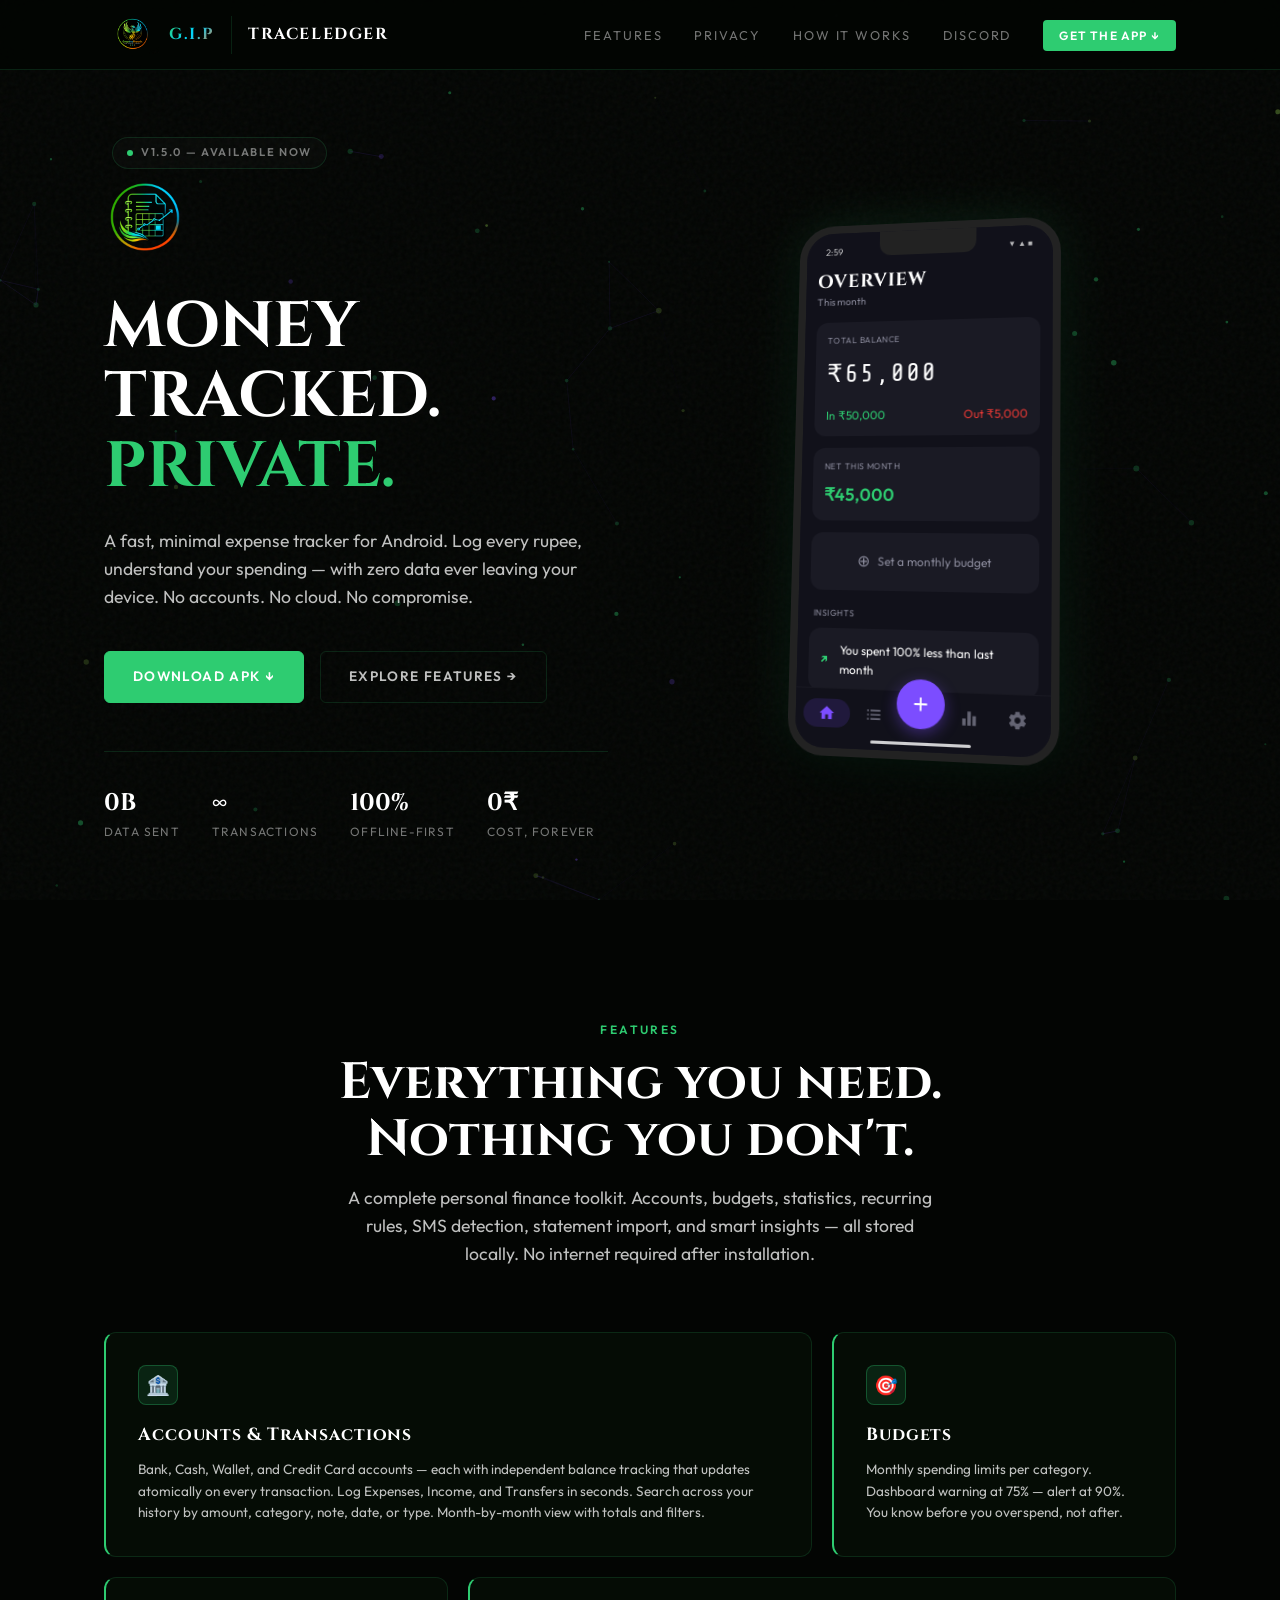
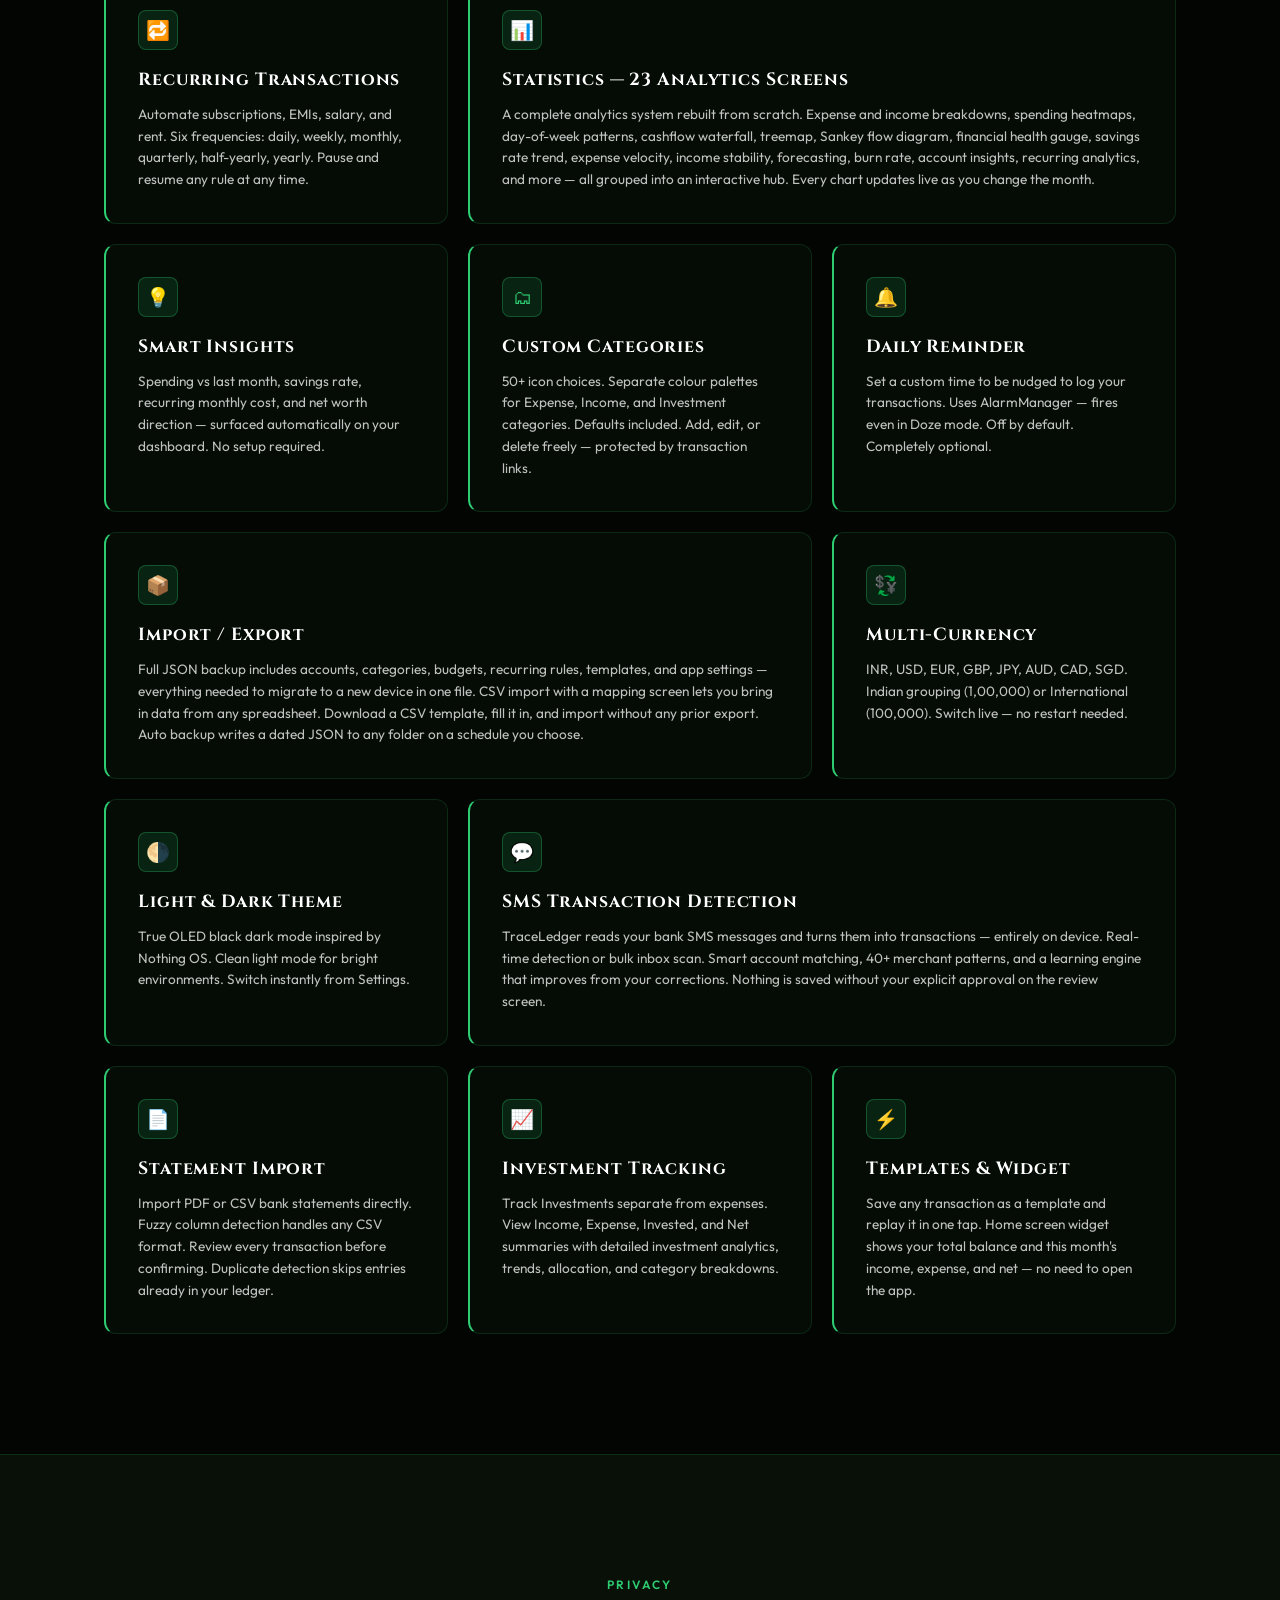
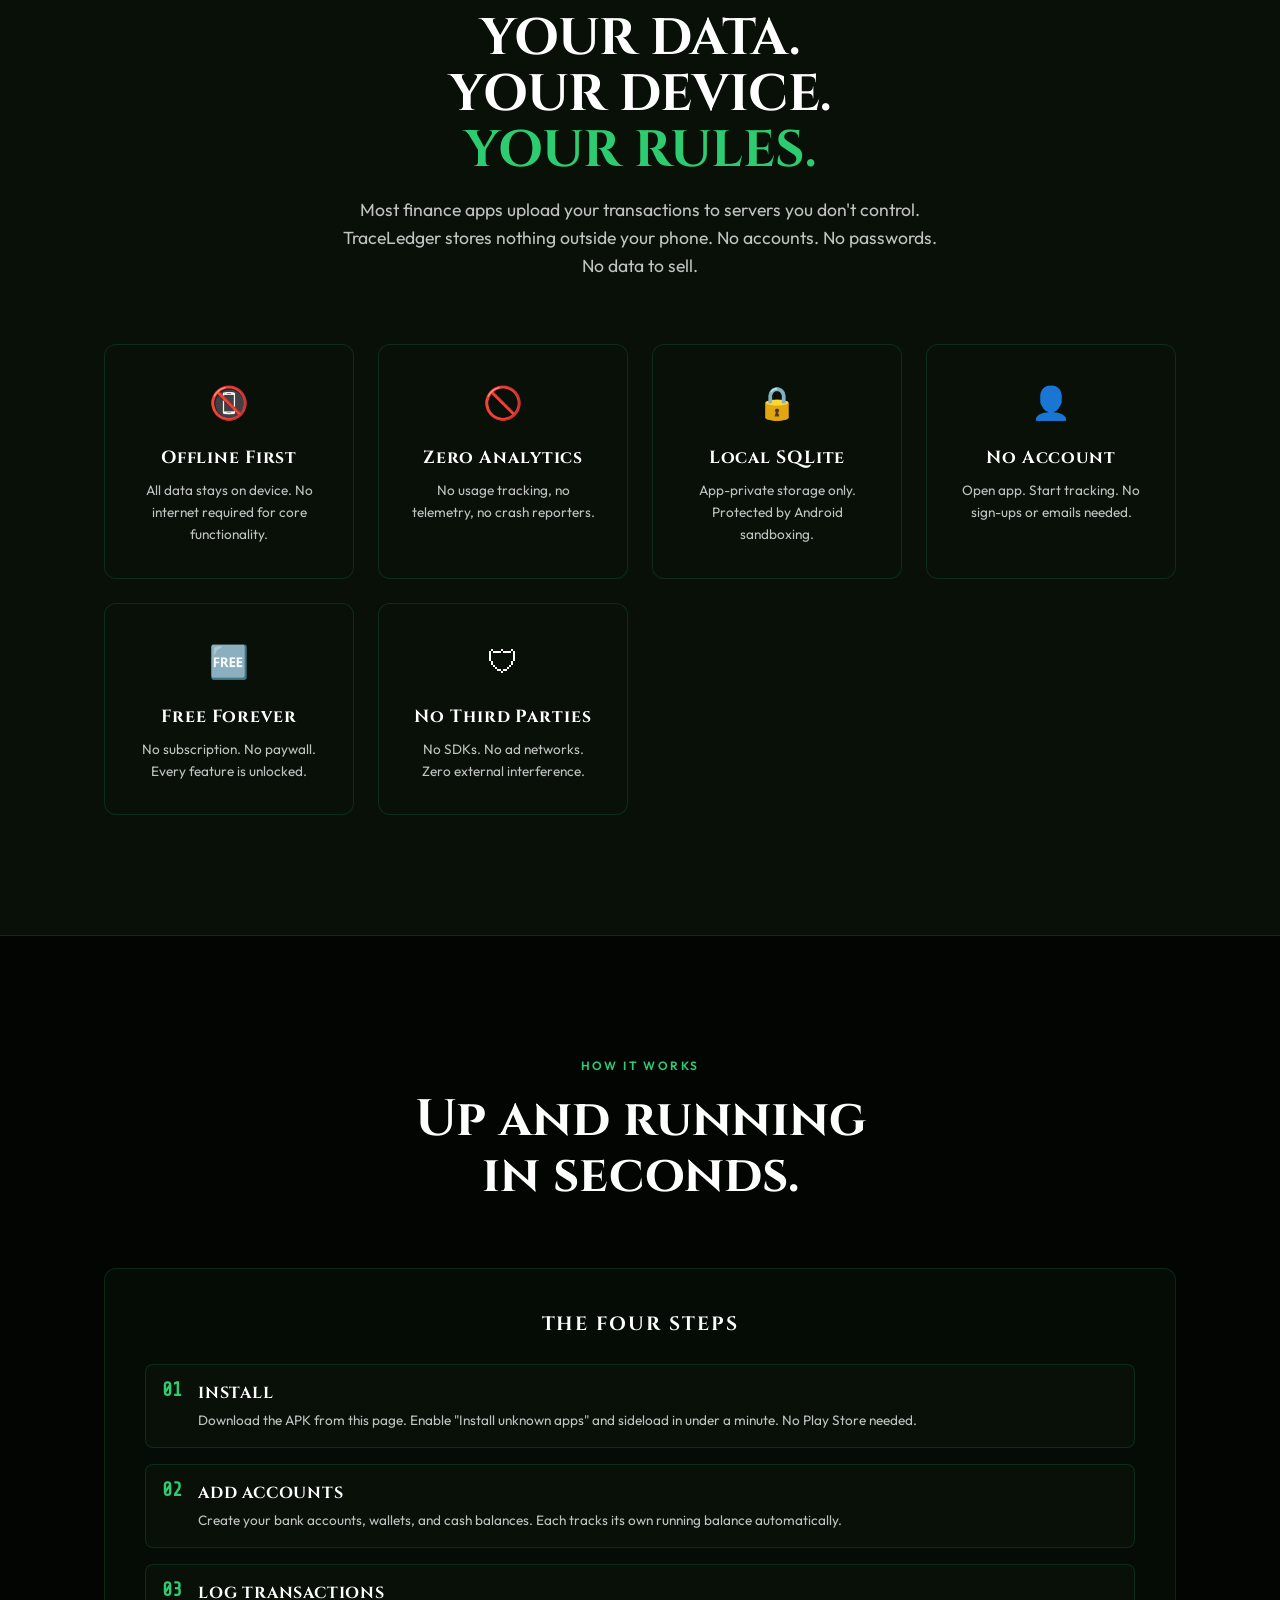
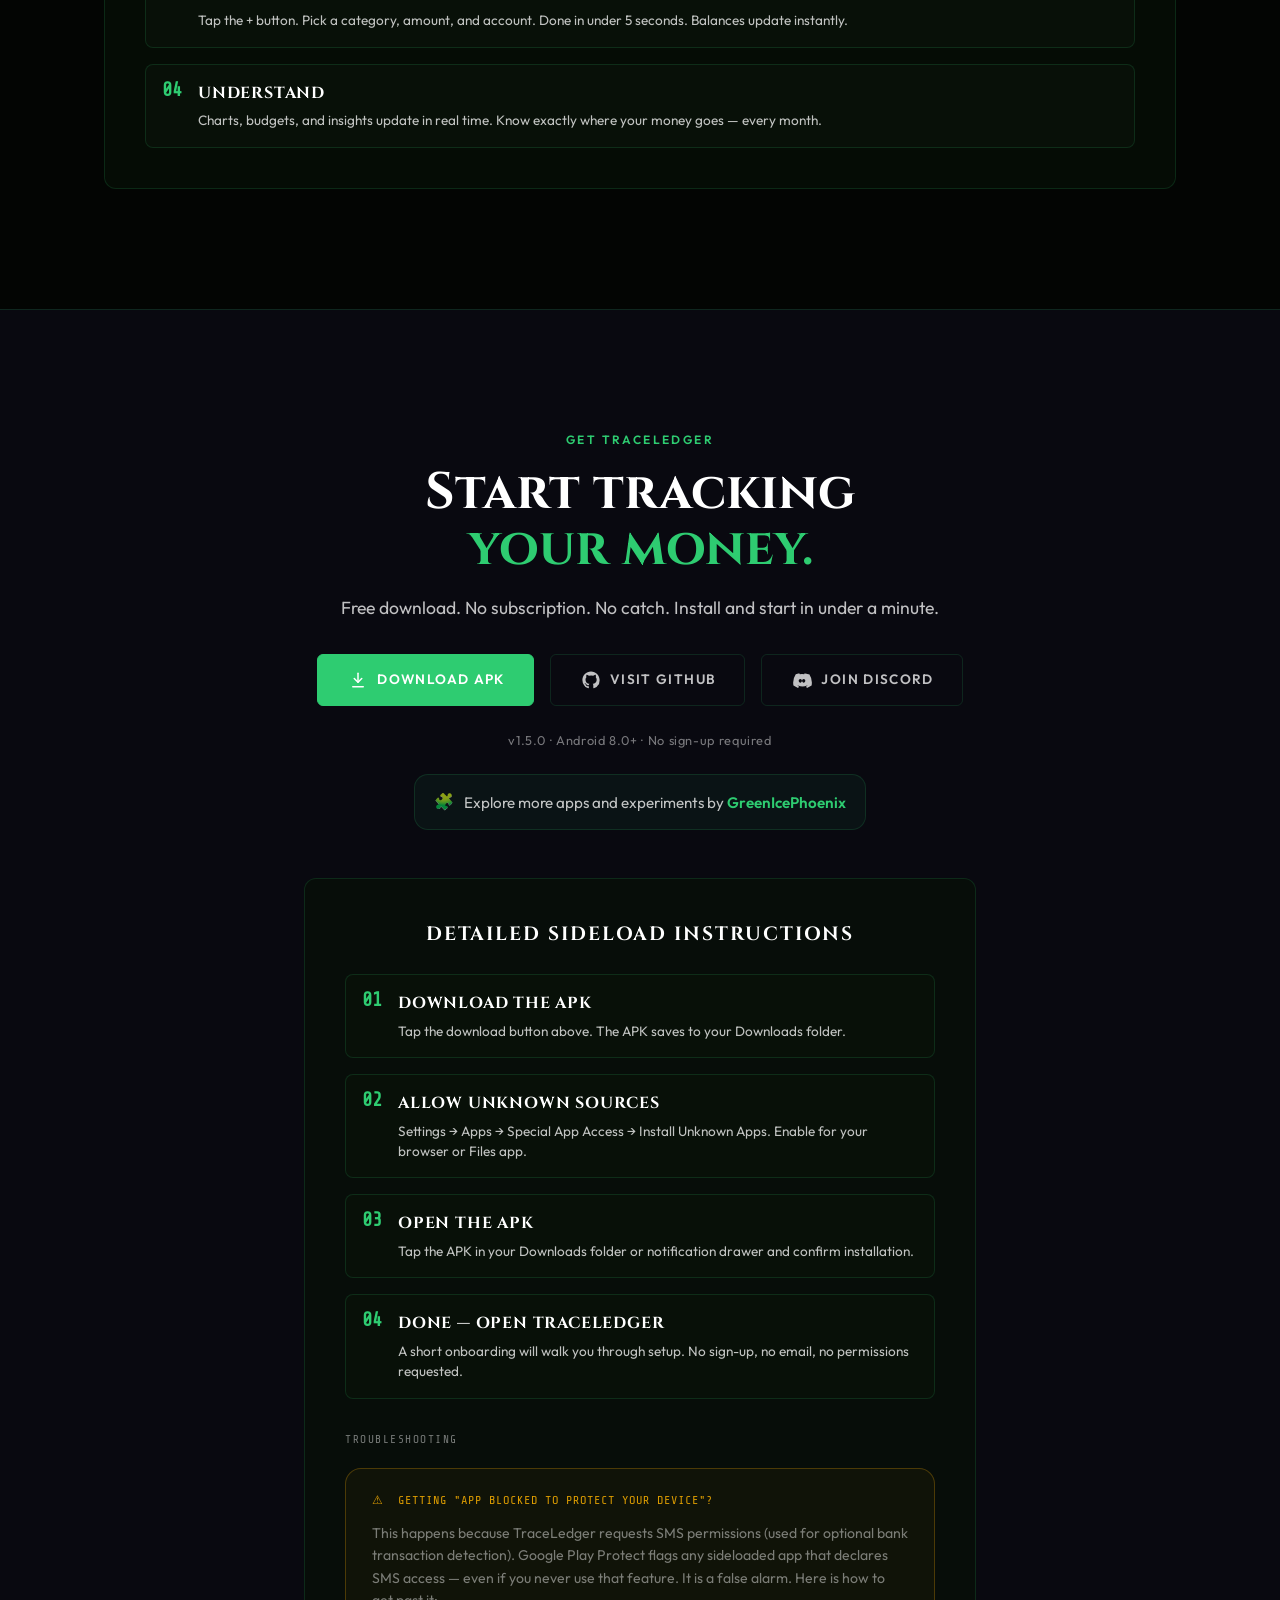
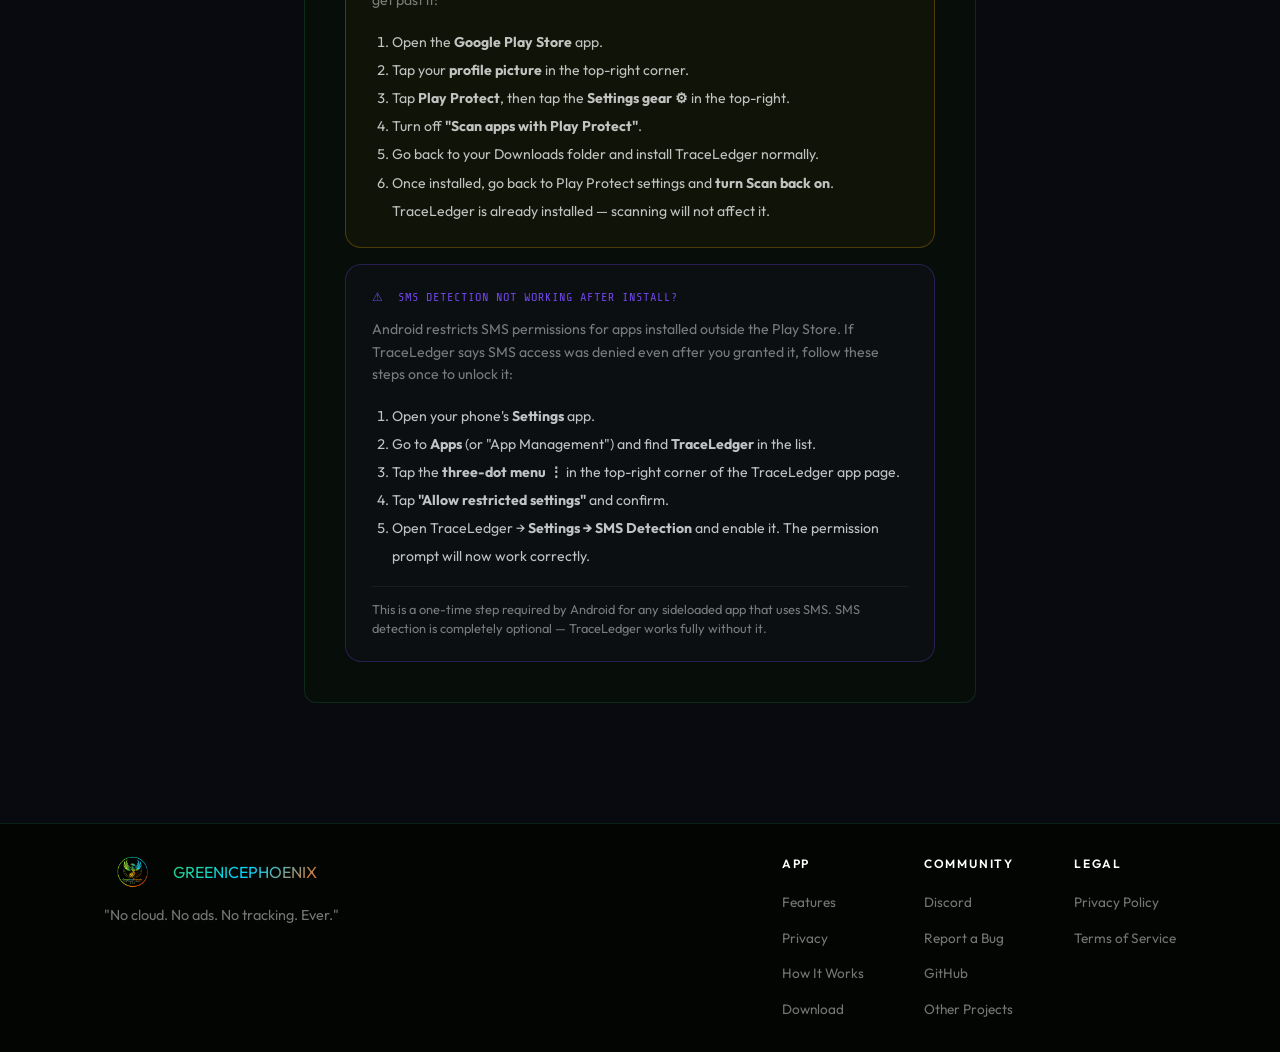
<file: Docs/index.html>
<!DOCTYPE html>
<html lang="en" data-theme="dark">
<head>
  <meta charset="UTF-8">
  <meta name="viewport" content="width=device-width, initial-scale=1.0">

  <title>TraceLedger — Private Finance Tracker for Android</title>
  <meta name="description" content="Track every rupee, offline. No cloud, no ads, no accounts. A privacy-first expense tracker with budgets, statistics, and recurring transactions. Free forever.">
  <meta name="keywords" content="expense tracker, budget app, android finance app, offline finance, private expense tracker, traceledger, rupee tracker, no cloud finance">
  <meta name="author" content="GreenIcePhoenix">

  <meta property="og:title" content="TraceLedger — Private Finance Tracker">
  <meta property="og:description" content="Track every rupee, offline. No cloud, no ads, no accounts. Free forever.">
  <meta property="og:type" content="website">
  <meta property="og:url" content="https://traceledger.pages.dev">
  <meta name="theme-color" content="#030503">

  <link rel="icon" type="image/jpeg" href="GIP_logo.png">

  <link rel="preconnect" href="https://fonts.googleapis.com">
  <link rel="preconnect" href="https://fonts.gstatic.com" crossorigin>
  <link href="https://fonts.googleapis.com/css2?family=Cinzel:wght@600;700;900&family=Outfit:wght@300;400;500;600&family=Share+Tech+Mono&display=swap" rel="stylesheet">

  <link rel="stylesheet" href="tl-style.css">

  <style>
    /* ═══════════════════════════════════════════════════
       TRACELEDGER — VINES (EARTH) + SOVEREIGN VIOLET THEME
    ═══════════════════════════════════════════════════ */
    :root {
      /* Earthy/Vines dark background */
      --bg-deep:        #030503;
      --bg-surface:     #081008;
      --bg-glass:       rgba(8, 16, 8, 0.7);
      --border-dim:     rgba(46, 204, 113, 0.15);
      --border-hover:   rgba(46, 204, 113, 0.35);

      --emerald: #2ECC71;
      --cryo: #00D4FF;
      --ember: #FF6B1A;
      
      /* The Mix: Vines (Green) as Primary, Violet as Secondary Action */
      --accent:         #2ECC71; /* Emerald/Vines */
      --accent-dim:     rgba(46, 204, 113, 0.12);
      --violet:         #7C4DFF; /* Sovereign Violet */
      --violet-dim:     rgba(124, 77, 255, 0.2);

      --text-pure:      #FFFFFF;
      --text-mid:       rgba(255,255,255,0.75);
      --text-dim:       rgba(255,255,255,0.45);

      --grad-tri: linear-gradient(135deg, var(--emerald) 0%, var(--cryo) 50%, var(--ember) 100%);

      --font-display:   'Cinzel', serif;
      --font-body:      'Outfit', sans-serif;
      --font-mono:      'Share Tech Mono', monospace;
    }
  </style>
</head>
<body>

<canvas id="engine-canvas"></canvas>
<div class="noise-overlay"></div>

<nav class="nav" role="navigation" aria-label="Main navigation">
  <div class="nav__inner">

    <div class="nav__logos">
      <a href="https://greenicephoenix.pages.dev/" class="nav__logo-brand" aria-label="GreenIcePhoenix Home">
        <img src="GIP_logo.png" alt="G.I.P Icon" style="height: 38px; object-fit: fill; border-radius: 4px;">
        <span class="nav__logo-text brand-text">G.I.P</span>
      </a>
      <div class="nav__logo-app">
        <span class="nav__logo-text text-accent">TRACELEDGER</span>
      </div>
    </div>

    <ul class="nav__links" id="nav-links" role="list">
      <li><a href="#features" class="nav__link">FEATURES</a></li>
      <li><a href="#privacy" class="nav__link">PRIVACY</a></li>
      <li><a href="#how" class="nav__link">HOW IT WORKS</a></li>
      <li><a href="https://discord.gg/WguVY8wmzT" class="nav__link" target="_blank" rel="noopener noreferrer">DISCORD</a></li>
      <li><a href="#download" class="nav__cta">GET THE APP ↓</a></li>
    </ul>

    <button class="nav__hamburger" id="hamburger" aria-label="Toggle menu" aria-expanded="false" aria-controls="nav-links">
      <span></span><span></span><span></span>
    </button>
  </div>
</nav>

<section class="hero" id="home">
  <div class="wrap hero__inner">

    <div class="hero__content reveal">
      <div class="hero__eyebrow">
        <span class="badge">
          <span class="dot" aria-hidden="true"></span>
          <span id="hero-version-badge">V1.5.0 — AVAILABLE NOW</span>
        </span>
      </div>

      <h1 class="hero__title">
        <span class="hero__void-symbol brand-text" aria-hidden="true"><img src="TraceLedger_logo.png" alt="G.I.P Icon" style="height: 80px;object-fit: inherit;"></span>
        MONEY TRACKED.<br>
        <span class="text-accent">PRIVATE.</span>
      </h1>

      <p class="hero__tagline">
        A fast, minimal expense tracker for Android. Log every rupee, understand your spending — with zero data ever leaving your device. No accounts. No cloud. No compromise.
      </p>

      <div class="hero__actions">
        <a href="#download" id="dl-btn-hero" class="btn btn--primary">DOWNLOAD APK ↓</a>
        <a href="#features" class="btn btn--ghost">EXPLORE FEATURES →</a>
      </div>

      <div class="hero__stats">
        <div>
          <div class="hero__stat-value text-accent">0B</div>
          <div class="hero__stat-label">Data Sent</div>
        </div>
        <div>
          <div class="hero__stat-value text-accent">∞</div>
          <div class="hero__stat-label">Transactions</div>
        </div>
        <div>
          <div class="hero__stat-value text-accent">100%</div>
          <div class="hero__stat-label">Offline-first</div>
        </div>
        <div>
          <div class="hero__stat-value text-accent">0₹</div>
          <div class="hero__stat-label">Cost, forever</div>
        </div>
      </div>
    </div>

    <div class="hero__visual reveal">
      <div class="phone-mockup">
        <div class="phone-mockup__notch"></div>
        <div class="phone-mockup__status">
          <span>2:59</span>
          <span style="font-size: 0.5rem;">▼ ▲ ■</span>
        </div>

        <div class="phone-mockup__content">
          <div class="tl-app">

            <div class="tl-header">
              <h1>OVERVIEW</h1>
              <p>This month</p>
            </div>

            <div class="tl-card">
              <div class="tl-label">TOTAL BALANCE</div>
              <div class="tl-balance">₹65,000</div>
              <div class="tl-row tl-space-between">
                <span class="tl-green">In ₹50,000</span>
                <span class="tl-red">Out ₹5,000</span>
              </div>
            </div>

            <div class="tl-card">
              <div class="tl-label">NET THIS MONTH</div>
              <div class="tl-net">₹45,000</div>
            </div>

            <div class="tl-card tl-flex-center" style="padding: 16px;">
              <span style="font-size: 1rem;">⊕</span> Set a monthly budget
            </div>

            <div class="tl-section-title">INSIGHTS</div>

            <div class="tl-card tl-row">
              <span class="tl-green" style="margin-right: 12px; font-weight: bold;">↗</span>
              <span>You spent 100% less than last month</span>
            </div>

            <div class="tl-section-title">ACCOUNTS</div>

            <div class="tl-accounts-row">
              <div class="tl-account-card add-btn tl-flex-center">
                <span class="text-violet" style="font-size: 1.5rem;">+</span>
              </div>
              <div class="tl-account-card">
                <div class="tl-row tl-space-between">
                  <span style="font-size: 0.8rem;">🏦 HSBC</span>
                  <span class="tl-green" style="background: rgba(46,204,113,0.1); border-radius: 50%; padding: 2px;">✓</span>
                </div>
                <div class="tl-acc-bal">₹65,000</div>
                <div class="tl-progress-bar"></div>
              </div>
            </div>

            <div class="tl-section-title tl-space-between">
              RECENT <span class="tl-violet-text">See all</span>
            </div>

            <div class="tl-card tl-recent-list">
              <div class="tl-recent-item">
                <div class="tl-dot tl-dot-violet"></div>
                <div class="tl-recent-info">
                  <div class="tl-recent-title">Bills</div>
                  <div class="tl-recent-sub">HSBC</div>
                </div>
                <div class="tl-recent-amount">
                  <div class="tl-red" style="font-size: 0.8rem;">-₹5,000</div>
                  <div class="tl-recent-sub">1 May</div>
                </div>
              </div>

              <div class="tl-recent-item">
                <div class="tl-dot tl-dot-green"></div>
                <div class="tl-recent-info">
                  <div class="tl-recent-title">Salary</div>
                  <div class="tl-recent-sub">HSBC</div>
                </div>
                <div class="tl-recent-amount">
                  <div class="tl-green" style="font-size: 0.8rem;">+₹50,000</div>
                  <div class="tl-recent-sub">1 May</div>
                </div>
              </div>
            </div>

          </div>
        </div>

        <!-- Bottom Nav Bar (Centered with proper proportions) -->
        <div class="tl-bottom-nav">
          <div class="tl-nav-item">
            <div class="tl-nav-active">
              <svg viewBox="0 0 24 24"><path d="M10 20v-6h4v6h5v-8h3L12 3 2 12h3v8z"/></svg>
            </div>
          </div>

          <div class="tl-nav-item">
            <div class="tl-nav-icon">
              <svg viewBox="0 0 24 24"><path d="M4 6h2v2H4zm0 5h2v2H4zm0 5h2v2H4zm16-8V6H8v2zm0 5v-2H8v2zm0 5v-2H8v2z"/></svg>
            </div>
          </div>

          <div class="tl-nav-item">
            <div class="tl-fab">
              <svg viewBox="0 0 24 24"><path d="M19 13h-6v6h-2v-6H5v-2h6V5h2v6h6v2z"/></svg>
            </div>
          </div>

          <div class="tl-nav-item">
            <div class="tl-nav-icon">
              <svg viewBox="0 0 24 24"><path d="M10 20h4V4h-4v16zm-6 0h4v-8H4v8zM16 9v11h4V9h-4z"/></svg>
            </div>
          </div>

          <div class="tl-nav-item">
            <div class="tl-nav-icon">
              <svg viewBox="0 0 24 24"><path d="M19.43 12.98c.04-.32.07-.64.07-.98 0-.34-.03-.66-.07-.98l2.11-1.65c.19-.15.24-.42.12-.64l-2-3.46c-.12-.22-.39-.3-.61-.22l-2.49 1c-.52-.4-1.08-.73-1.69-.98l-.38-2.65C14.46 2.18 14.25 2 14 2h-4c-.25 0-.46.18-.49.42l-.38 2.65c-.61.25-1.17.59-1.69.98l-2.49-1c-.23-.09-.49 0-.61.22l-2 3.46c-.13.22-.07.49.12.64l2.11 1.65c-.04.32-.07.65-.07.98 0 .33.03.66.07.98l-2.11 1.65c-.19.15-.24.42-.12.64l2 3.46c.12.22.39.3.61.22l2.49-1c.52.4 1.08.73 1.69.98l.38 2.65c.03.24.24.42.49.42h4c.25 0 .46-.18.49-.42l.38-2.65c.61-.25 1.17-.59 1.69-.98l2.49 1c.23.09.49 0 .61-.22l2-3.46c.12-.22.07-.49-.12-.64l-2.11-1.65zM12 15.5c-1.93 0-3.5-1.57-3.5-3.5s1.57-3.5 3.5-3.5 3.5 1.57 3.5 3.5-1.57 3.5-3.5 3.5z"/></svg>
            </div>
          </div>

          <div class="tl-gesture-bar"></div>
        </div>

      </div>
    </div>

  </div>
</section>

<section class="section" id="features">
  <div class="wrap">
    <div class="section-header reveal">
      <p class="section-label">Features</p>
      <h2 class="section-title">Everything you need.<br>Nothing you don't.</h2>
      <p class="section-subtitle">A complete personal finance toolkit. Accounts, budgets, statistics, recurring rules, SMS detection, statement import, and smart insights — all stored locally. No internet required after installation.</p>
    </div>

    <div class="features__grid">
      <div class="feature-card feature-card--wide feature-card--highlighted reveal">
        <div class="feature-card__icon">🏦</div>
        <h3 class="feature-card__title">Accounts & Transactions</h3>
        <p class="feature-card__desc">Bank, Cash, Wallet, and Credit Card accounts — each with independent balance tracking that updates atomically on every transaction. Log Expenses, Income, and Transfers in seconds. Search across your history by amount, category, note, date, or type. Month-by-month view with totals and filters.</p>
      </div>

      <div class="feature-card feature-card--highlighted reveal">
        <div class="feature-card__icon">🎯</div>
        <h3 class="feature-card__title">Budgets</h3>
        <p class="feature-card__desc">Monthly spending limits per category. Dashboard warning at 75% — alert at 90%. You know before you overspend, not after.</p>
      </div>

      <div class="feature-card feature-card--highlighted reveal">
        <div class="feature-card__icon">🔁</div>
        <h3 class="feature-card__title">Recurring Transactions</h3>
        <p class="feature-card__desc">Automate subscriptions, EMIs, salary, and rent. Six frequencies: daily, weekly, monthly, quarterly, half-yearly, yearly. Pause and resume any rule at any time.</p>
      </div>

      <div class="feature-card feature-card--wide feature-card--highlighted reveal">
        <div class="feature-card__icon">📊</div>
        <h3 class="feature-card__title">Statistics — 23 Analytics Screens</h3>
        <p class="feature-card__desc">A complete analytics system rebuilt from scratch. Expense and income breakdowns, spending heatmaps, day-of-week patterns, cashflow waterfall, treemap, Sankey flow diagram, financial health gauge, savings rate trend, expense velocity, income stability, forecasting, burn rate, account insights, recurring analytics, and more — all grouped into an interactive hub. Every chart updates live as you change the month.</p>
      </div>

      <div class="feature-card feature-card--highlighted reveal">
        <div class="feature-card__icon">💡</div>
        <h3 class="feature-card__title">Smart Insights</h3>
        <p class="feature-card__desc">Spending vs last month, savings rate, recurring monthly cost, and net worth direction — surfaced automatically on your dashboard. No setup required.</p>
      </div>

      <div class="feature-card feature-card--highlighted reveal">
        <div class="feature-card__icon">🗂</div>
        <h3 class="feature-card__title">Custom Categories</h3>
        <p class="feature-card__desc">50+ icon choices. Separate colour palettes for Expense, Income, and Investment categories. Defaults included. Add, edit, or delete freely — protected by transaction links.</p>
      </div>

      <div class="feature-card feature-card--highlighted reveal">
        <div class="feature-card__icon">🔔</div>
        <h3 class="feature-card__title">Daily Reminder</h3>
        <p class="feature-card__desc">Set a custom time to be nudged to log your transactions. Uses AlarmManager — fires even in Doze mode. Off by default. Completely optional.</p>
      </div>

      <div class="feature-card feature-card--wide feature-card--highlighted reveal">
        <div class="feature-card__icon">📦</div>
        <h3 class="feature-card__title">Import / Export</h3>
        <p class="feature-card__desc">Full JSON backup includes accounts, categories, budgets, recurring rules, templates, and app settings — everything needed to migrate to a new device in one file. CSV import with a mapping screen lets you bring in data from any spreadsheet. Download a CSV template, fill it in, and import without any prior export. Auto backup writes a dated JSON to any folder on a schedule you choose.</p>
      </div>

      <div class="feature-card feature-card--highlighted reveal">
        <div class="feature-card__icon">💱</div>
        <h3 class="feature-card__title">Multi-Currency</h3>
        <p class="feature-card__desc">INR, USD, EUR, GBP, JPY, AUD, CAD, SGD. Indian grouping (1,00,000) or International (100,000). Switch live — no restart needed.</p>
      </div>

      <div class="feature-card feature-card--highlighted reveal">
        <div class="feature-card__icon">🌗</div>
        <h3 class="feature-card__title">Light & Dark Theme</h3>
        <p class="feature-card__desc">True OLED black dark mode inspired by Nothing OS. Clean light mode for bright environments. Switch instantly from Settings.</p>
      </div>

      <div class="feature-card feature-card--wide feature-card--highlighted reveal">
        <div class="feature-card__icon">💬</div>
        <h3 class="feature-card__title">SMS Transaction Detection</h3>
        <p class="feature-card__desc">TraceLedger reads your bank SMS messages and turns them into transactions — entirely on device. Real-time detection or bulk inbox scan. Smart account matching, 40+ merchant patterns, and a learning engine that improves from your corrections. Nothing is saved without your explicit approval on the review screen.</p>
      </div>

      <div class="feature-card feature-card--highlighted reveal">
        <div class="feature-card__icon">📄</div>
        <h3 class="feature-card__title">Statement Import</h3>
        <p class="feature-card__desc">Import PDF or CSV bank statements directly. Fuzzy column detection handles any CSV format. Review every transaction before confirming. Duplicate detection skips entries already in your ledger.</p>
      </div>

      <div class="feature-card feature-card--highlighted reveal">
        <div class="feature-card__icon">📈</div>
        <h3 class="feature-card__title">Investment Tracking</h3>
        <p class="feature-card__desc">Track Investments separate from expenses. View Income, Expense, Invested, and Net summaries with detailed investment analytics, trends, allocation, and category breakdowns.</p>
      </div>

      <div class="feature-card feature-card--highlighted reveal">
        <div class="feature-card__icon">⚡</div>
        <h3 class="feature-card__title">Templates & Widget</h3>
        <p class="feature-card__desc">Save any transaction as a template and replay it in one tap. Home screen widget shows your total balance and this month's income, expense, and net — no need to open the app.</p>
      </div>
    </div>
  </div>
</section>

<section class="section" id="privacy" style="background: var(--bg-surface); border-top: 1px solid var(--border-dim); border-bottom: 1px solid var(--border-dim);">
  <div class="wrap">
    <div class="section-header reveal">
      <p class="section-label">Privacy</p>
      <h2 class="section-title">YOUR DATA.<br>YOUR DEVICE.<br><span class="text-violet">YOUR RULES.</span></h2>
      <p class="section-subtitle">Most finance apps upload your transactions to servers you don't control. TraceLedger stores nothing outside your phone. No accounts. No passwords. No data to sell.</p>
    </div>

    <div class="promise__grid">
      <div class="promise__item reveal">
        <div class="promise__icon">📵</div>
        <h3 class="promise__title">Offline First</h3>
        <p class="promise__desc">All data stays on device. No internet required for core functionality.</p>
      </div>

      <div class="promise__item reveal">
        <div class="promise__icon">🚫</div>
        <h3 class="promise__title">Zero Analytics</h3>
        <p class="promise__desc">No usage tracking, no telemetry, no crash reporters.</p>
      </div>

      <div class="promise__item reveal">
        <div class="promise__icon">🔒</div>
        <h3 class="promise__title">Local SQLite</h3>
        <p class="promise__desc">App-private storage only. Protected by Android sandboxing.</p>
      </div>

      <div class="promise__item reveal">
        <div class="promise__icon">👤</div>
        <h3 class="promise__title">No Account</h3>
        <p class="promise__desc">Open app. Start tracking. No sign-ups or emails needed.</p>
      </div>

      <div class="promise__item reveal">
        <div class="promise__icon">🆓</div>
        <h3 class="promise__title">Free Forever</h3>
        <p class="promise__desc">No subscription. No paywall. Every feature is unlocked.</p>
      </div>

      <div class="promise__item reveal">
        <div class="promise__icon">🛡</div>
        <h3 class="promise__title">No Third Parties</h3>
        <p class="promise__desc">No SDKs. No ad networks. Zero external interference.</p>
      </div>
    </div>
  </div>
</section>

<section class="section" id="how">
  <div class="wrap">
    <div class="section-header reveal">
      <p class="section-label">How It Works</p>
      <h2 class="section-title">Up and running<br>in seconds.</h2>
    </div>

    <div class="install-guide reveal">
      <h3 class="install-guide__title">THE FOUR STEPS</h3>

      <ul class="install-steps">
        <li class="install-step">
          <span class="install-step__num">01</span>
          <div class="install-step__body">
            <h4>INSTALL</h4>
            <p>Download the APK from this page. Enable "Install unknown apps" and sideload in under a minute. No Play Store needed.</p>
          </div>
        </li>

        <li class="install-step">
          <span class="install-step__num">02</span>
          <div class="install-step__body">
            <h4>ADD ACCOUNTS</h4>
            <p>Create your bank accounts, wallets, and cash balances. Each tracks its own running balance automatically.</p>
          </div>
        </li>

        <li class="install-step">
          <span class="install-step__num">03</span>
          <div class="install-step__body">
            <h4>LOG TRANSACTIONS</h4>
            <p>Tap the + button. Pick a category, amount, and account. Done in under 5 seconds. Balances update instantly.</p>
          </div>
        </li>

        <li class="install-step">
          <span class="install-step__num">04</span>
          <div class="install-step__body">
            <h4>UNDERSTAND</h4>
            <p>Charts, budgets, and insights update in real time. Know exactly where your money goes — every month.</p>
          </div>
        </li>
      </ul>
    </div>
  </div>
</section>

<section class="section" id="download" style="background: rgba(124, 77, 255, 0.05); border-top: 1px solid var(--border-dim);">
  <div class="wrap download__inner">
    <p class="section-label reveal">GET TRACELEDGER</p>
    <h2 class="section-title reveal">Start tracking<br><span class="text-violet">your money.</span></h2>
    <p class="section-subtitle reveal" style="margin-bottom: 2rem;">Free download. No subscription. No catch. Install and start in under a minute.</p>

    <div class="download__actions reveal">
      <a id="download-btn" href="https://github.com/GreenIcePhoenix/TraceLedger/releases/download/v1.5.0/TraceLedger-v1.5.0.apk" class="btn btn--primary">
        <span style="display: inline-flex;align-items: center;gap: 0.45rem;">
          <svg xmlns="http://www.w3.org/2000/svg" width="24" height="18" viewBox="0 0 24 24" fill="none" stroke="currentColor" stroke-width="2" stroke-linecap="round" stroke-linejoin="round" aria-hidden="true">
            <path d="M12 3v12"/>
            <path d="M7 10l5 5 5-5"/>
            <path d="M5 21h14"/>
          </svg>
          DOWNLOAD APK
        </span>
      </a>
      <a href="https://github.com/GreenIcePhoenix/TraceLedger/" class="btn btn--ghost" target="_blank" rel="noopener noreferrer">
        <span style="display: inline-flex;align-items: center;gap: 0.45rem;">
          <svg xmlns="http://www.w3.org/2000/svg" width="24" height="18" viewBox="0 0 24 24" fill="currentColor" aria-hidden="true">
            <path d="M12 .5C5.65.5.5 5.65.5 12a11.5 11.5 0 0 0 7.86 10.92c.58.1.79-.25.79-.56v-2.02c-3.2.7-3.88-1.54-3.88-1.54-.52-1.33-1.28-1.68-1.28-1.68-1.05-.71.08-.7.08-.7 1.16.08 1.77 1.2 1.77 1.2 1.03 1.77 2.7 1.26 3.36.97.1-.75.4-1.26.72-1.55-2.55-.29-5.23-1.28-5.23-5.69 0-1.26.45-2.28 1.2-3.09-.12-.3-.52-1.5.11-3.12 0 0 .98-.31 3.2 1.18a11.2 11.2 0 0 1 5.82 0c2.22-1.5 3.2-1.18 3.2-1.18.63 1.62.23 2.82.11 3.12.75.81 1.2 1.83 1.2 3.09 0 4.42-2.69 5.39-5.25 5.67.41.36.77 1.08.77 2.17v3.22c0 .31.21.67.8.56A11.5 11.5 0 0 0 23.5 12C23.5 5.65 18.35.5 12 .5Z"/>
          </svg>
          Visit GitHub
        </span>
      </a>
      <a href="https://discord.gg/WguVY8wmzT" class="btn btn--ghost" target="_blank" rel="noopener noreferrer">
        <span style="display: inline-flex;align-items: center;gap: 0.45rem;">
          <svg xmlns="http://www.w3.org/2000/svg" width="24" height="18" viewBox="0 0 24 24" fill="currentColor" aria-hidden="true">
              <path d="M20.32 4.37A19.8 19.8 0 0 0 15.4 3l-.24.48a18.3 18.3 0 0 1 4.4 1.34 13.8 13.8 0 0 0-4.2-1.08c-.06 0-.12.03-.15.08l-.3.53a17.4 17.4 0 0 0-5.82 0l-.3-.53a.17.17 0 0 0-.15-.08 13.8 13.8 0 0 0-4.2 1.08A18.3 18.3 0 0 1 8.84 3.5L8.6 3A19.8 19.8 0 0 0 3.68 4.37a20.2 20.2 0 0 0-3.1 14.87c0 .07.04.13.1.17a19.9 19.9 0 0 0 6.1 3.1c.08.03.17 0 .22-.06l1.18-1.62a13 13 0 0 1-1.86-.9.17.17 0 0 1-.02-.28c.12-.1.24-.2.35-.3a14.2 14.2 0 0 0 12.1 0c.12.1.24.2.36.3a.17.17 0 0 1-.02.28 13 13 0 0 1-1.86.9l1.18 1.62c.05.07.14.1.22.06a19.9 19.9 0 0 0 6.1-3.1.2.2 0 0 0 .1-.17 20.2 20.2 0 0 0-3.1-14.87ZM9.75 15.5c-1.18 0-2.15-1.08-2.15-2.4 0-1.33.95-2.4 2.15-2.4 1.2 0 2.16 1.08 2.15 2.4 0 1.33-.95 2.4-2.15 2.4Zm4.5 0c-1.18 0-2.15-1.08-2.15-2.4 0-1.33.95-2.4 2.15-2.4 1.2 0 2.16 1.08 2.15 2.4 0 1.33-.95 2.4-2.15 2.4Z"/>
          </svg>
          Join Discord
        </span>
      </a>
    </div>

    <p class="download__note reveal" id="download-version-note">v1.5.0 · Android 8.0+ · No sign-up required</p>

    <div class="reveal" style="margin-top: 1.5rem;">
      <a href="https://greenicephoenix.pages.dev/"
         target="_blank"
         rel="noopener noreferrer"
         class="explore-link">
        <span aria-hidden="true">🧩</span>
        <span class="explore-link__text">
          Explore more apps and experiments by
          <span class="explore-link__brand">GreenIcePhoenix</span>
        </span>
      </a>
    </div>

    <div class="install-guide reveal" style="margin-top: 3rem;">
      <h3 class="install-guide__title">DETAILED SIDELOAD INSTRUCTIONS</h3>

      <ul class="install-steps">
        <li class="install-step">
          <span class="install-step__num">01</span>
          <div class="install-step__body">
            <h4>DOWNLOAD THE APK</h4>
            <p>Tap the download button above. The APK saves to your Downloads folder.</p>
          </div>
        </li>

        <li class="install-step">
          <span class="install-step__num">02</span>
          <div class="install-step__body">
            <h4>ALLOW UNKNOWN SOURCES</h4>
            <p>Settings → Apps → Special App Access → Install Unknown Apps. Enable for your browser or Files app.</p>
          </div>
        </li>

        <li class="install-step">
          <span class="install-step__num">03</span>
          <div class="install-step__body">
            <h4>OPEN THE APK</h4>
            <p>Tap the APK in your Downloads folder or notification drawer and confirm installation.</p>
          </div>
        </li>

        <li class="install-step">
          <span class="install-step__num">04</span>
          <div class="install-step__body">
            <h4>DONE — OPEN TRACELEDGER</h4>
            <p>A short onboarding will walk you through setup. No sign-up, no email, no permissions requested.</p>
          </div>
        </li>
      </ul>

      <!-- ── TROUBLESHOOTING ──────────────────────────────────────────── -->
      <div style="margin-top: 2rem;">
        <p style="
          font-family: var(--font-mono);
          font-size: 0.7rem;
          letter-spacing: 1.5px;
          color: var(--text-dim);
          margin-bottom: 1.2rem;
        ">TROUBLESHOOTING</p>

        <!-- Issue 1: Play Protect block -->
        <div style="
          border: 1px solid rgba(255, 180, 0, 0.25);
          border-radius: 16px;
          padding: 1.4rem 1.6rem;
          margin-bottom: 1rem;
          background: rgba(255, 180, 0, 0.04);
        ">
          <p style="
            font-family: var(--font-mono);
            font-size: 0.75rem;
            letter-spacing: 1px;
            color: rgba(255, 180, 0, 0.85);
            margin-bottom: 0.7rem;
          ">⚠ &nbsp;GETTING "APP BLOCKED TO PROTECT YOUR DEVICE"?</p>
          <p style="
            font-family: var(--font-body);
            font-size: 0.88rem;
            color: var(--text-dim);
            line-height: 1.6;
            margin-bottom: 1rem;
          ">
            This happens because TraceLedger requests SMS permissions (used for optional bank transaction detection). Google Play Protect flags any sideloaded app that declares SMS access — even if you never use that feature. It is a false alarm. Here is how to get past it:
          </p>
          <ol style="
            font-family: var(--font-body);
            font-size: 0.88rem;
            color: var(--text-mid);
            line-height: 2;
            padding-left: 1.3rem;
            margin: 0;
          ">
            <li>Open the <strong>Google Play Store</strong> app.</li>
            <li>Tap your <strong>profile picture</strong> in the top-right corner.</li>
            <li>Tap <strong>Play Protect</strong>, then tap the <strong>Settings gear ⚙</strong> in the top-right.</li>
            <li>Turn off <strong>"Scan apps with Play Protect"</strong>.</li>
            <li>Go back to your Downloads folder and install TraceLedger normally.</li>
            <li>Once installed, go back to Play Protect settings and <strong>turn Scan back on</strong>. TraceLedger is already installed — scanning will not affect it.</li>
          </ol>
        </div>

        <!-- Issue 2: SMS access denied -->
        <div style="
          border: 1px solid rgba(124, 77, 255, 0.25);
          border-radius: 16px;
          padding: 1.4rem 1.6rem;
          background: rgba(124, 77, 255, 0.04);
        ">
          <p style="
            font-family: var(--font-mono);
            font-size: 0.75rem;
            letter-spacing: 1px;
            color: rgba(124, 77, 255, 0.9);
            margin-bottom: 0.7rem;
          ">⚠ &nbsp;SMS DETECTION NOT WORKING AFTER INSTALL?</p>
          <p style="
            font-family: var(--font-body);
            font-size: 0.88rem;
            color: var(--text-dim);
            line-height: 1.6;
            margin-bottom: 1rem;
          ">
            Android restricts SMS permissions for apps installed outside the Play Store. If TraceLedger says SMS access was denied even after you granted it, follow these steps once to unlock it:
          </p>
          <ol style="
            font-family: var(--font-body);
            font-size: 0.88rem;
            color: var(--text-mid);
            line-height: 2;
            padding-left: 1.3rem;
            margin: 0 0 1rem 0;
          ">
            <li>Open your phone's <strong>Settings</strong> app.</li>
            <li>Go to <strong>Apps</strong> (or "App Management") and find <strong>TraceLedger</strong> in the list.</li>
            <li>Tap the <strong>three-dot menu ⋮</strong> in the top-right corner of the TraceLedger app page.</li>
            <li>Tap <strong>"Allow restricted settings"</strong> and confirm.</li>
            <li>Open TraceLedger → <strong>Settings → SMS Detection</strong> and enable it. The permission prompt will now work correctly.</li>
          </ol>
          <p style="
            font-family: var(--font-body);
            font-size: 0.8rem;
            color: var(--text-dim);
            line-height: 1.5;
            margin: 0;
            padding-top: 0.8rem;
            border-top: 1px solid rgba(255,255,255,0.06);
          ">
            This is a one-time step required by Android for any sideloaded app that uses SMS. SMS detection is completely optional — TraceLedger works fully without it.
          </p>
        </div>
      </div>

    </div>

  </div>
</section>

<footer class="footer">
  <div class="wrap">
    <div class="footer__inner">

      <div class="footer__brand">
        <div class="footer__logo">
          <img src="GIP_logo.png" alt="Brand Icon" style="height:38px; object-fit:fill; border-radius: 4px;">
          <span class="footer__logo-text brand-text">GREENICEPHOENIX</span>
        </div>
        <p class="footer__tagline">"No cloud. No ads. No tracking. Ever."</p>
      </div>

      <div class="footer__links">
        <div>
          <p class="footer__col-title">APP</p>
          <ul class="footer__col-links">
            <li><a href="#features" class="footer__col-link">Features</a></li>
            <li><a href="#privacy" class="footer__col-link">Privacy</a></li>
            <li><a href="#how" class="footer__col-link">How It Works</a></li>
            <li><a href="#download" class="footer__col-link">Download</a></li>
          </ul>
        </div>
        <div>
          <p class="footer__col-title">COMMUNITY</p>
          <ul class="footer__col-links">
            <li><a href="https://discord.gg/WguVY8wmzT" class="footer__col-link" target="_blank">Discord</a></li>
            <li><a href="https://discord.gg/WguVY8wmzT" class="footer__col-link" target="_blank">Report a Bug</a></li>
            <li><a href="https://github.com/GreenIcePhoenix/TraceLedger/" class="footer__col-link" target="_blank">GitHub</a></li>
            <li><a href="https://greenicephoenix.pages.dev/" class="footer__col-link" target="_blank" rel="noopener noreferrer">Other Projects</a></li>
          </ul>
        </div>
        <div>
          <p class="footer__col-title">LEGAL</p>
          <ul class="footer__col-links">
            <li><a href="privacy.html" class="footer__col-link">Privacy Policy</a></li>
            <li><a href="terms.html" class="footer__col-link">Terms of Service</a></li>
          </ul>
        </div>
      </div>
    </div>
  </div>
</footer>

<script>
  // ── VERSION FETCHER ─────────────────────────
  (async function fetchVersionJson() {
    const VERSION_URL = 'https://traceledger.pages.dev/release.json';
    const FALLBACK_URL = 'https://github.com/GreenIcePhoenix/TraceLedger/releases/download/v1.5.0/TraceLedger-v1.5.0.apk';
    const badgeEl = document.getElementById('hero-version-badge');
    const downloadBtn = document.getElementById('download-btn');
    const versionNote = document.getElementById('download-version-note');

    try {
      const res = await fetch(VERSION_URL, { headers: { 'Cache-Control': 'no-cache' }});
      if (!res.ok) throw new Error(`release.json fetch: ${res.status}`);
      const data = await res.json();
      const version = (data.version || '').trim();
      const apkUrl = (data.apkUrl || '').trim() || FALLBACK_URL;
      const size = data.apkSizeBytes >= 1048576 ? (data.apkSizeBytes/1048576).toFixed(1)+' MB' : null;

      if (badgeEl && version) badgeEl.textContent = `V${version.toUpperCase()} — AVAILABLE NOW`;
      if (downloadBtn && apkUrl) {
        //downloadBtn.href = apkUrl;
        //downloadBtn.textContent = version ? `↓ DOWNLOAD APK — v${version}` : '↓ DOWNLOAD APK';
      }
      if (versionNote && version) {
        const parts = [`v${version}`, 'Android 8.0+', size, 'No sign-up required'];
        versionNote.textContent = parts.filter(Boolean).join(' · ');
      }
    } catch (err) {
      // Keep static defaults if fetch fails
    }
  })();

  // ── MOBILE NAV HAMBURGER ──────────────────────────────────────────────
  const hamburger = document.getElementById('hamburger');
  const navLinks = document.getElementById('nav-links');
  hamburger.addEventListener('click', () => {
    const isOpen = navLinks.classList.toggle('open');
    hamburger.setAttribute('aria-expanded', isOpen.toString());
  });
  navLinks.querySelectorAll('.nav__link, .nav__cta').forEach(link => {
    link.addEventListener('click', () => {
      navLinks.classList.remove('open');
      hamburger.setAttribute('aria-expanded', 'false');
    });
  });

  // ── SCROLL REVEALS ────────────────────────────────────────────────────
  const observer = new IntersectionObserver((entries) => {
    entries.forEach(entry => {
      if (entry.isIntersecting) {
        entry.target.classList.add('visible');
        observer.unobserve(entry.target);
      }
    });
  }, { threshold: 0.1, rootMargin: '0px 0px -50px 0px' });
  document.querySelectorAll('.reveal').forEach(el => observer.observe(el));

  // ── PERFORMANCE OPTIMIZED CANVAS (Vines & Violet) ────────────────
  const canvas = document.getElementById('engine-canvas');
  const ctx = canvas.getContext('2d');
  
  const isMobile = window.innerWidth < 768;
  if (isMobile) {
    canvas.style.display = 'none';
  } else {
    let w, h;
    function resize() { w = canvas.width = window.innerWidth; h = canvas.height = window.innerHeight; }
    window.addEventListener('resize', resize);
    resize();

    const nodes = [];
    const numNodes = Math.min(80, Math.floor((w * h) / 15000));

    for (let i = 0; i < numNodes; i++) {
      const rand = Math.random();
      
      // 70% Emerald, 20% Earthy Green, 10% Sovereign Violet
      let colorStr = 'rgba(46,204,113,'; // Vines Emerald
      if (rand > 0.90) colorStr = 'rgba(124,77,255,'; // Sovereign Violet
      else if (rand > 0.70) colorStr = 'rgba(139,195,74,'; // Earthy Green

      nodes.push({
        x: Math.random() * w, y: Math.random() * h,
        vx: (Math.random() - 0.5) * 0.4, vy: (Math.random() - 0.5) * 0.4,
        r: Math.random() * 2 + 1,
        color: colorStr,
        isVineLeaf: Math.random() > 0.6 
      });
    }

    let isVisible = true;
    document.addEventListener("visibilitychange", () => { isVisible = !document.hidden; });

    function draw() {
      if (!isVisible) { requestAnimationFrame(draw); return; } 

      ctx.clearRect(0, 0, w, h);
      
      nodes.forEach(n => {
        if (n.isVineLeaf) {
          // Falling/swaying effect for Vines
          n.y += (Math.random() * 0.8 + 0.3);
          n.x += Math.sin(n.y * 0.03) * 0.7;
          if (n.y > h + 10) { n.y = -10; n.x = Math.random() * w; }
        } else {
          n.x += n.vx; n.y += n.vy;
          if (n.x < 0 || n.x > w) n.vx *= -1;
          if (n.y < 0 || n.y > h) n.vy *= -1;
        }

        ctx.beginPath();
        ctx.arc(n.x, n.y, n.r, 0, Math.PI * 2);
        ctx.fillStyle = n.color + (n.isVineLeaf ? '0.7)' : '0.4)');
        ctx.fill();
        
        if (!n.isVineLeaf) {
          nodes.forEach(n2 => {
            if (!n2.isVineLeaf) {
              const dist = Math.hypot(n.x - n2.x, n.y - n2.y);
              if (dist < 120) {
                ctx.beginPath();
                ctx.moveTo(n.x, n.y);
                ctx.lineTo(n2.x, n2.y);
                // Connections use the Sovereign Violet accent
                ctx.strokeStyle = `rgba(124, 77, 255, ${0.15 * (1 - dist/120)})`; 
                ctx.stroke();
              }
            }
          });
        }
      });
      requestAnimationFrame(draw);
    }
    draw();
  }
</script>
</body>
</html>
</file>
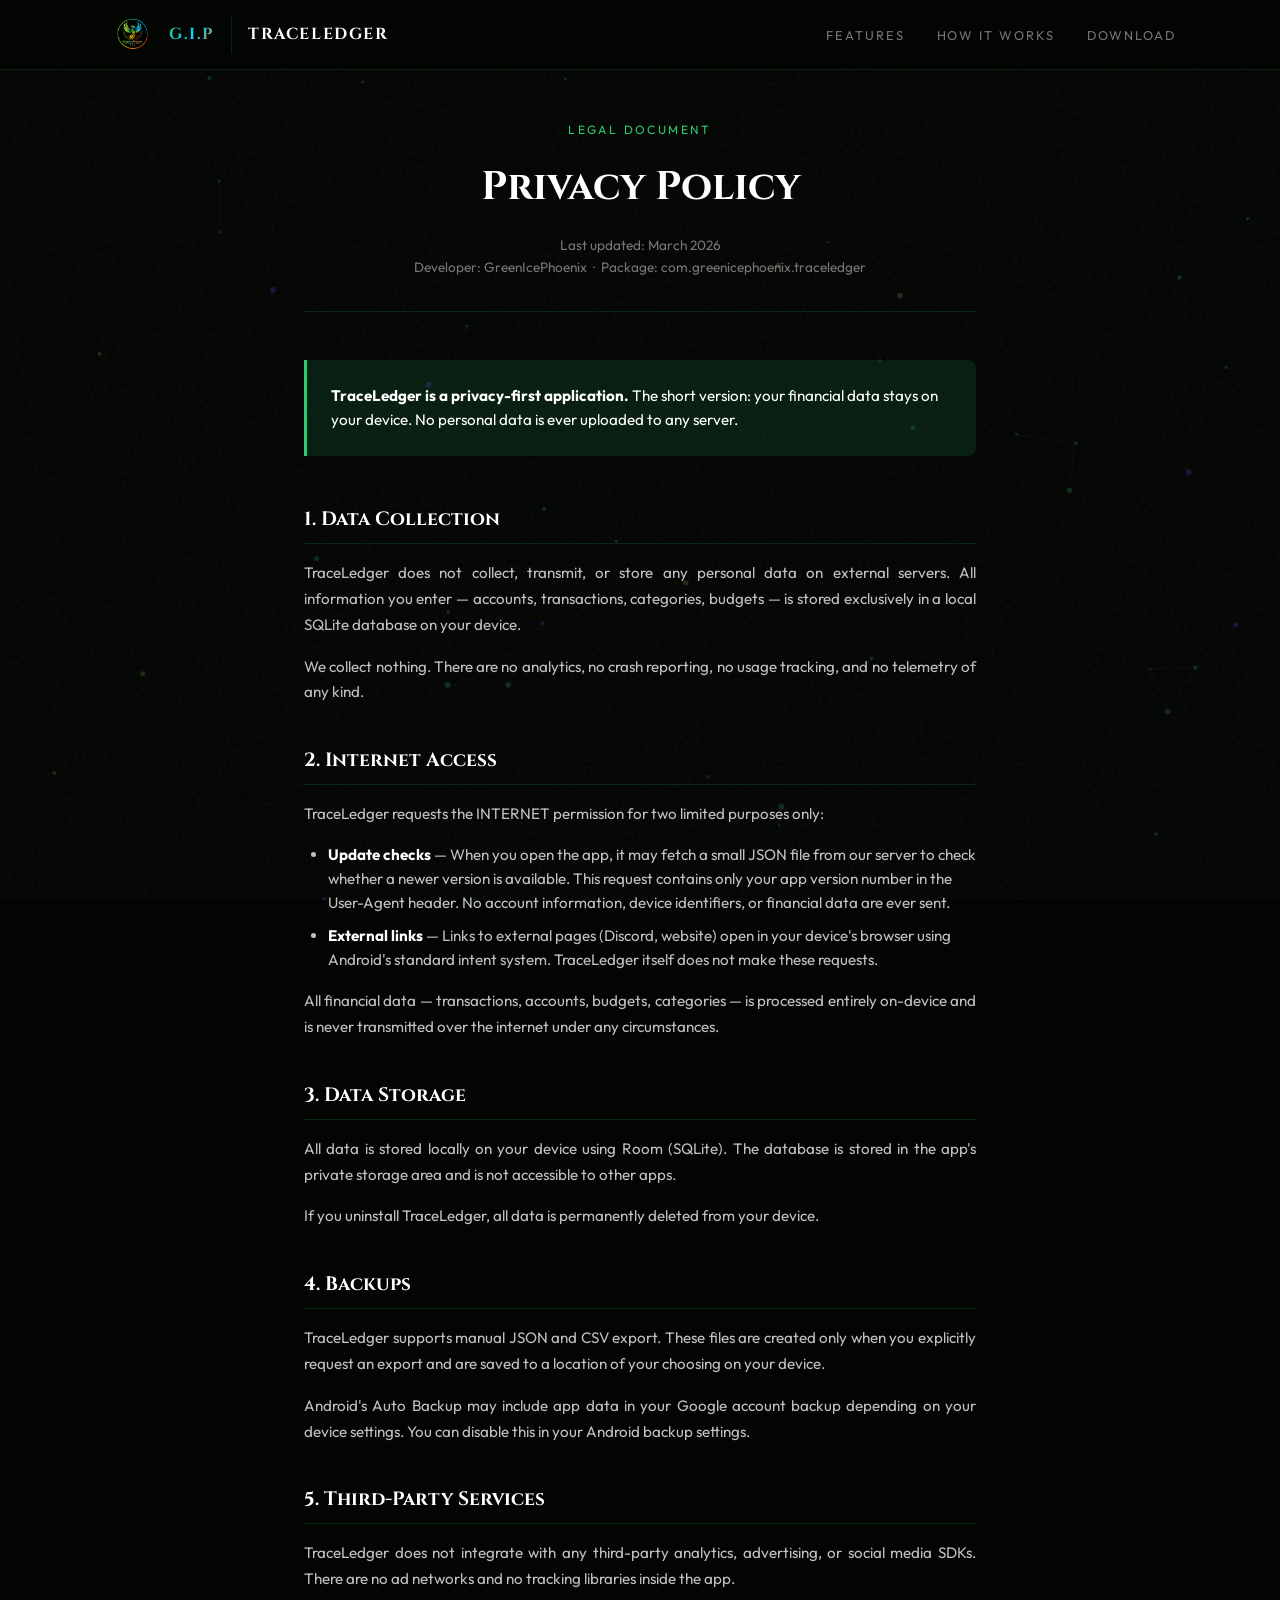
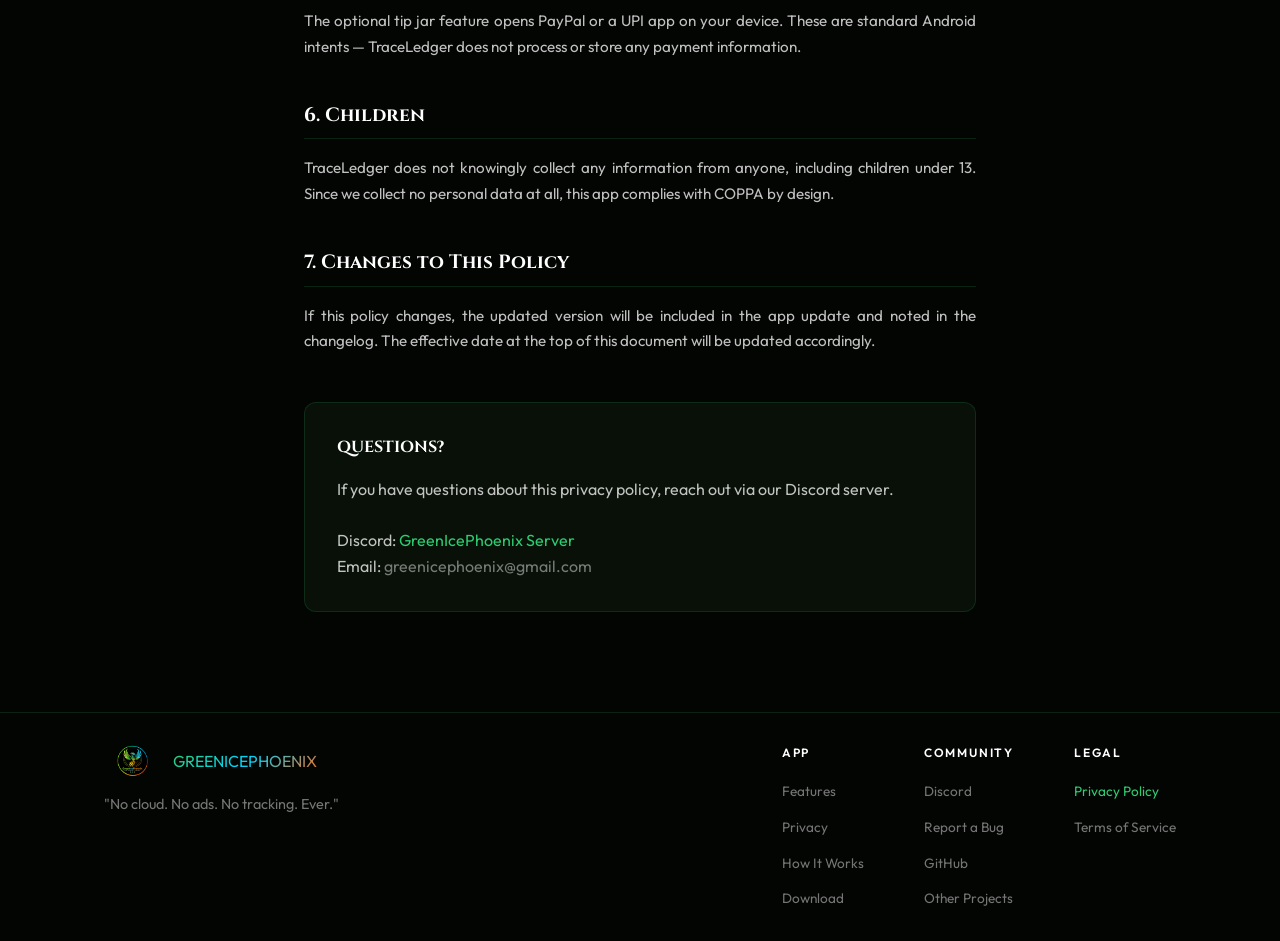
<file: Docs/privacy.html>
<!DOCTYPE html>
<html lang="en" data-theme="dark">
<head>
  <meta charset="UTF-8">
  <meta name="viewport" content="width=device-width, initial-scale=1.0">
  
  <title>Privacy Policy — TraceLedger</title>
  <meta name="description" content="TraceLedger privacy policy. We collect no data. Period. Here's the full explanation.">
  <meta name="robots" content="noindex, follow">

  <meta name="theme-color" content="#030503">
  <link rel="icon" type="image/jpeg" href="GIP_logo.png">

  <link rel="preconnect" href="https://fonts.googleapis.com">
  <link rel="preconnect" href="https://fonts.gstatic.com" crossorigin>
  <link href="https://fonts.googleapis.com/css2?family=Cinzel:wght@600;700;900&family=Outfit:wght@300;400;500;600&family=Share+Tech+Mono&display=swap" rel="stylesheet">

  <link rel="stylesheet" href="tl-style.css">

  <style>
    /* ═══════════════════════════════════════════════════
       TRACELEDGER — VINES (EARTH) + SOVEREIGN VIOLET THEME
    ═══════════════════════════════════════════════════ */
    :root {
      --bg-deep:        #030503;
      --bg-surface:     #081008;
      --bg-glass:       rgba(8, 16, 8, 0.7);
      --border-dim:     rgba(46, 204, 113, 0.15);
      --border-hover:   rgba(46, 204, 113, 0.35);
      
      --emerald: #2ECC71;
      --cryo: #00D4FF;
      --ember: #FF6B1A;
      --accent:         #2ECC71; /* Emerald/Vines */
      --accent-dim:     rgba(46, 204, 113, 0.12);
      --violet:         #7C4DFF; /* Sovereign Violet */
      --violet-dim:     rgba(124, 77, 255, 0.2);

      --text-pure:      #FFFFFF;
      --text-mid:       rgba(255,255,255,0.75);
      --text-dim:       rgba(255,255,255,0.45);

      --grad-tri: linear-gradient(135deg, var(--emerald) 0%, var(--cryo) 50%, var(--ember) 100%);

      --font-display:   'Cinzel', serif;
      --font-body:      'Outfit', sans-serif;
      --font-mono:      'Share Tech Mono', monospace;
    }
  </style>
</head>
<body>

<canvas id="engine-canvas"></canvas>
<div class="noise-overlay"></div>

<nav class="nav" role="navigation" aria-label="Main navigation">
  <div class="nav__inner">
    
    <div class="nav__logos">
      <a href="https://greenicephoenix.pages.dev/" class="nav__logo-brand" aria-label="GreenIcePhoenix Home">
        <img src="GIP_logo.png" alt="G.I.P Icon" style="height: 38px; object-fit: fill; border-radius: 4px;">
        <span class="nav__logo-text brand-text">G.I.P</span>
      </a>
      <div class="nav__logo-app">
        <a href="index.html" style="display: flex; align-items: center; gap: 8px;">
          <span class="nav__logo-text text-accent">TRACELEDGER</span>
        </a>
      </div>
    </div>

    <ul class="nav__links" id="nav-links" role="list">
      <li><a href="index.html#features" class="nav__link">FEATURES</a></li>
      <li><a href="index.html#how" class="nav__link">HOW IT WORKS</a></li>
      <li><a href="index.html#download" class="nav__link">DOWNLOAD</a></li>
    </ul>

    <button class="nav__hamburger" id="hamburger" aria-label="Toggle menu" aria-expanded="false" aria-controls="nav-links">
      <span></span><span></span><span></span>
    </button>
  </div>
</nav>

<main class="policy-page" id="main-content">
  <div class="wrap" style="max-width: 800px;">

    <header class="policy-header reveal">
      <p class="policy-header__label">LEGAL DOCUMENT</p>
      <h1 class="policy-header__title">Privacy Policy</h1>
      <p class="policy-header__meta">
        Last updated: March 2026<br>
        Developer: GreenIcePhoenix &nbsp;·&nbsp; Package: com.greenicephoenix.traceledger
      </p>
    </header>

    <div class="policy-highlight reveal">
      <p>
        <strong>TraceLedger is a privacy-first application.</strong> The short version: your financial data stays on your device. No personal data is ever uploaded to any server.
      </p>
    </div>

    <section class="policy-section reveal">
      <h2 class="policy-section__title">1. Data Collection</h2>
      <p>TraceLedger does not collect, transmit, or store any personal data on external servers. All information you enter — accounts, transactions, categories, budgets — is stored exclusively in a local SQLite database on your device.</p>
      <p>We collect nothing. There are no analytics, no crash reporting, no usage tracking, and no telemetry of any kind.</p>
    </section>

    <section class="policy-section reveal">
      <h2 class="policy-section__title">2. Internet Access</h2>
      <p>TraceLedger requests the INTERNET permission for two limited purposes only:</p>
      <ul>
        <li><strong style="color:var(--text-pure);">Update checks</strong> — When you open the app, it may fetch a small JSON file from our server to check whether a newer version is available. This request contains only your app version number in the User-Agent header. No account information, device identifiers, or financial data are ever sent.</li>
        <li><strong style="color:var(--text-pure);">External links</strong> — Links to external pages (Discord, website) open in your device's browser using Android's standard intent system. TraceLedger itself does not make these requests.</li>
      </ul>
      <p>All financial data — transactions, accounts, budgets, categories — is processed entirely on-device and is never transmitted over the internet under any circumstances.</p>
    </section>

    <section class="policy-section reveal">
      <h2 class="policy-section__title">3. Data Storage</h2>
      <p>All data is stored locally on your device using Room (SQLite). The database is stored in the app's private storage area and is not accessible to other apps.</p>
      <p>If you uninstall TraceLedger, all data is permanently deleted from your device.</p>
    </section>

    <section class="policy-section reveal">
      <h2 class="policy-section__title">4. Backups</h2>
      <p>TraceLedger supports manual JSON and CSV export. These files are created only when you explicitly request an export and are saved to a location of your choosing on your device.</p>
      <p>Android's Auto Backup may include app data in your Google account backup depending on your device settings. You can disable this in your Android backup settings.</p>
    </section>

    <section class="policy-section reveal">
      <h2 class="policy-section__title">5. Third-Party Services</h2>
      <p>TraceLedger does not integrate with any third-party analytics, advertising, or social media SDKs. There are no ad networks and no tracking libraries inside the app.</p>
      <p>The optional tip jar feature opens PayPal or a UPI app on your device. These are standard Android intents — TraceLedger does not process or store any payment information.</p>
    </section>

    <section class="policy-section reveal">
      <h2 class="policy-section__title">6. Children</h2>
      <p>TraceLedger does not knowingly collect any information from anyone, including children under 13. Since we collect no personal data at all, this app complies with COPPA by design.</p>
    </section>

    <section class="policy-section reveal">
      <h2 class="policy-section__title">7. Changes to This Policy</h2>
      <p>If this policy changes, the updated version will be included in the app update and noted in the changelog. The effective date at the top of this document will be updated accordingly.</p>
    </section>

    <div class="policy-contact reveal">
      <h2 class="policy-contact__title">QUESTIONS?</h2>
      <p>
        If you have questions about this privacy policy, reach out via our Discord server.
        <br><br>
        Discord: <a href="https://discord.gg/WguVY8wmzT" target="_blank" style="color: var(--accent);">GreenIcePhoenix Server</a><br>
        Email: <a href="mailto:greenicephoenix@gmail.com" style="color: var(--text-dim); text-decoration: none;">greenicephoenix@gmail.com</a>
      </p>
    </div>

  </div>
</main>

<footer class="footer">
  <div class="wrap">
    <div class="footer__inner">
      
      <div class="footer__brand">
        <div class="footer__logo">
          <img src="GIP_logo.png" alt="Brand Icon" style="height:38px; object-fit:fill; border-radius: 4px;">
          <span class="footer__logo-text brand-text">GREENICEPHOENIX</span>
        </div>
        <p class="footer__tagline">"No cloud. No ads. No tracking. Ever."</p>
      </div>

      <div class="footer__links">
        <div>
          <p class="footer__col-title">APP</p>
          <ul class="footer__col-links">
            <li><a href="index.html#features" class="footer__col-link">Features</a></li>
            <li><a href="index.html#privacy" class="footer__col-link">Privacy</a></li>
            <li><a href="index.html#how" class="footer__col-link">How It Works</a></li>
            <li><a href="index.html#download" class="footer__col-link">Download</a></li>
          </ul>
        </div>
        <div>
          <p class="footer__col-title">COMMUNITY</p>
          <ul class="footer__col-links">
            <li><a href="https://discord.gg/WguVY8wmzT" class="footer__col-link" target="_blank">Discord</a></li>
            <li><a href="https://discord.gg/WguVY8wmzT" class="footer__col-link" target="_blank">Report a Bug</a></li>
            <li><a href="https://github.com/GreenIcePhoenix/TraceLedger/" class="footer__col-link" target="_blank">GitHub</a></li>
            <li><a href="https://greenicephoenix.pages.dev/" class="footer__col-link" target="_blank" rel="noopener noreferrer">Other Projects</a></li>
          </ul>
        </div>
        <div>
          <p class="footer__col-title">LEGAL</p>
          <ul class="footer__col-links">
            <li><a href="privacy.html" class="footer__col-link" style="color: var(--accent);">Privacy Policy</a></li>
            <li><a href="terms.html" class="footer__col-link">Terms of Service</a></li>
          </ul>
        </div>
      </div>
    </div>
  </div>
</footer>

<script>
  const hamburger = document.getElementById('hamburger');
  const navLinks = document.getElementById('nav-links');
  hamburger.addEventListener('click', () => {
    const isOpen = navLinks.classList.toggle('open');
    hamburger.setAttribute('aria-expanded', isOpen.toString());
  });

  const observer = new IntersectionObserver((entries) => {
    entries.forEach(entry => {
      if (entry.isIntersecting) {
        entry.target.classList.add('visible');
        observer.unobserve(entry.target);
      }
    });
  }, { threshold: 0.1, rootMargin: '0px 0px -50px 0px' });
  document.querySelectorAll('.reveal').forEach(el => observer.observe(el));

  const canvas = document.getElementById('engine-canvas');
  const ctx = canvas.getContext('2d');
  
  const isMobile = window.innerWidth < 768;
  if (isMobile) {
    canvas.style.display = 'none';
  } else {
    let w, h;
    function resize() { w = canvas.width = window.innerWidth; h = canvas.height = window.innerHeight; }
    window.addEventListener('resize', resize);
    resize();

    const nodes = [];
    const numNodes = Math.min(80, Math.floor((w * h) / 15000));

    for (let i = 0; i < numNodes; i++) {
      const rand = Math.random();
      let colorStr = 'rgba(46,204,113,'; // Vines Emerald
      if (rand > 0.90) colorStr = 'rgba(124,77,255,'; // Sovereign Violet
      else if (rand > 0.70) colorStr = 'rgba(139,195,74,'; // Earthy Green

      nodes.push({
        x: Math.random() * w, y: Math.random() * h,
        vx: (Math.random() - 0.5) * 0.4, vy: (Math.random() - 0.5) * 0.4,
        r: Math.random() * 2 + 1,
        color: colorStr,
        isVineLeaf: Math.random() > 0.6 
      });
    }

    let isVisible = true;
    document.addEventListener("visibilitychange", () => { isVisible = !document.hidden; });

    function draw() {
      if (!isVisible) { requestAnimationFrame(draw); return; } 

      ctx.clearRect(0, 0, w, h);
      
      nodes.forEach(n => {
        if (n.isVineLeaf) {
          n.y += (Math.random() * 0.8 + 0.3);
          n.x += Math.sin(n.y * 0.03) * 0.7;
          if (n.y > h + 10) { n.y = -10; n.x = Math.random() * w; }
        } else {
          n.x += n.vx; n.y += n.vy;
          if (n.x < 0 || n.x > w) n.vx *= -1;
          if (n.y < 0 || n.y > h) n.vy *= -1;
        }

        ctx.beginPath();
        ctx.arc(n.x, n.y, n.r, 0, Math.PI * 2);
        ctx.fillStyle = n.color + (n.isVineLeaf ? '0.7)' : '0.4)');
        ctx.fill();
        
        if (!n.isVineLeaf) {
          nodes.forEach(n2 => {
            if (!n2.isVineLeaf) {
              const dist = Math.hypot(n.x - n2.x, n.y - n2.y);
              if (dist < 120) {
                ctx.beginPath();
                ctx.moveTo(n.x, n.y);
                ctx.lineTo(n2.x, n2.y);
                ctx.strokeStyle = `rgba(124, 77, 255, ${0.15 * (1 - dist/120)})`; 
                ctx.stroke();
              }
            }
          });
        }
      });
      requestAnimationFrame(draw);
    }
    draw();
  }
</script>
</body>
</html>
</file>
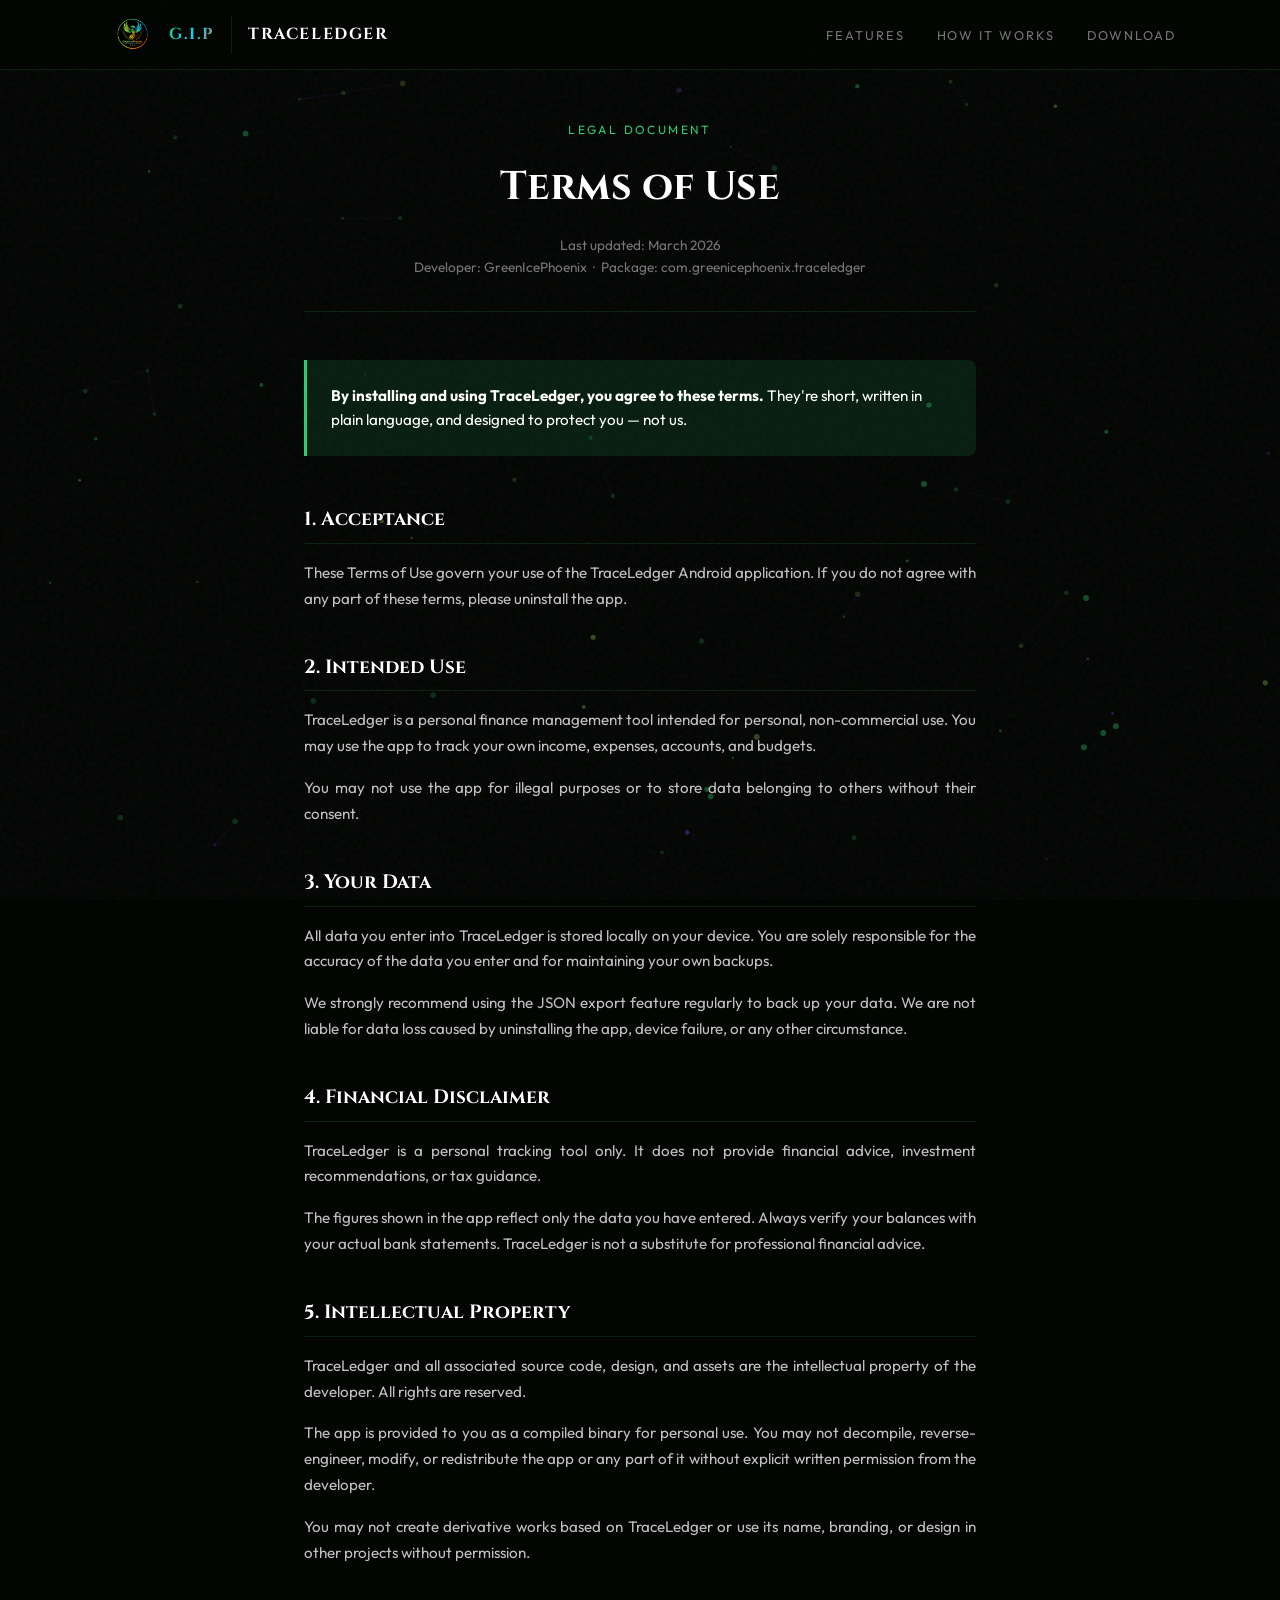
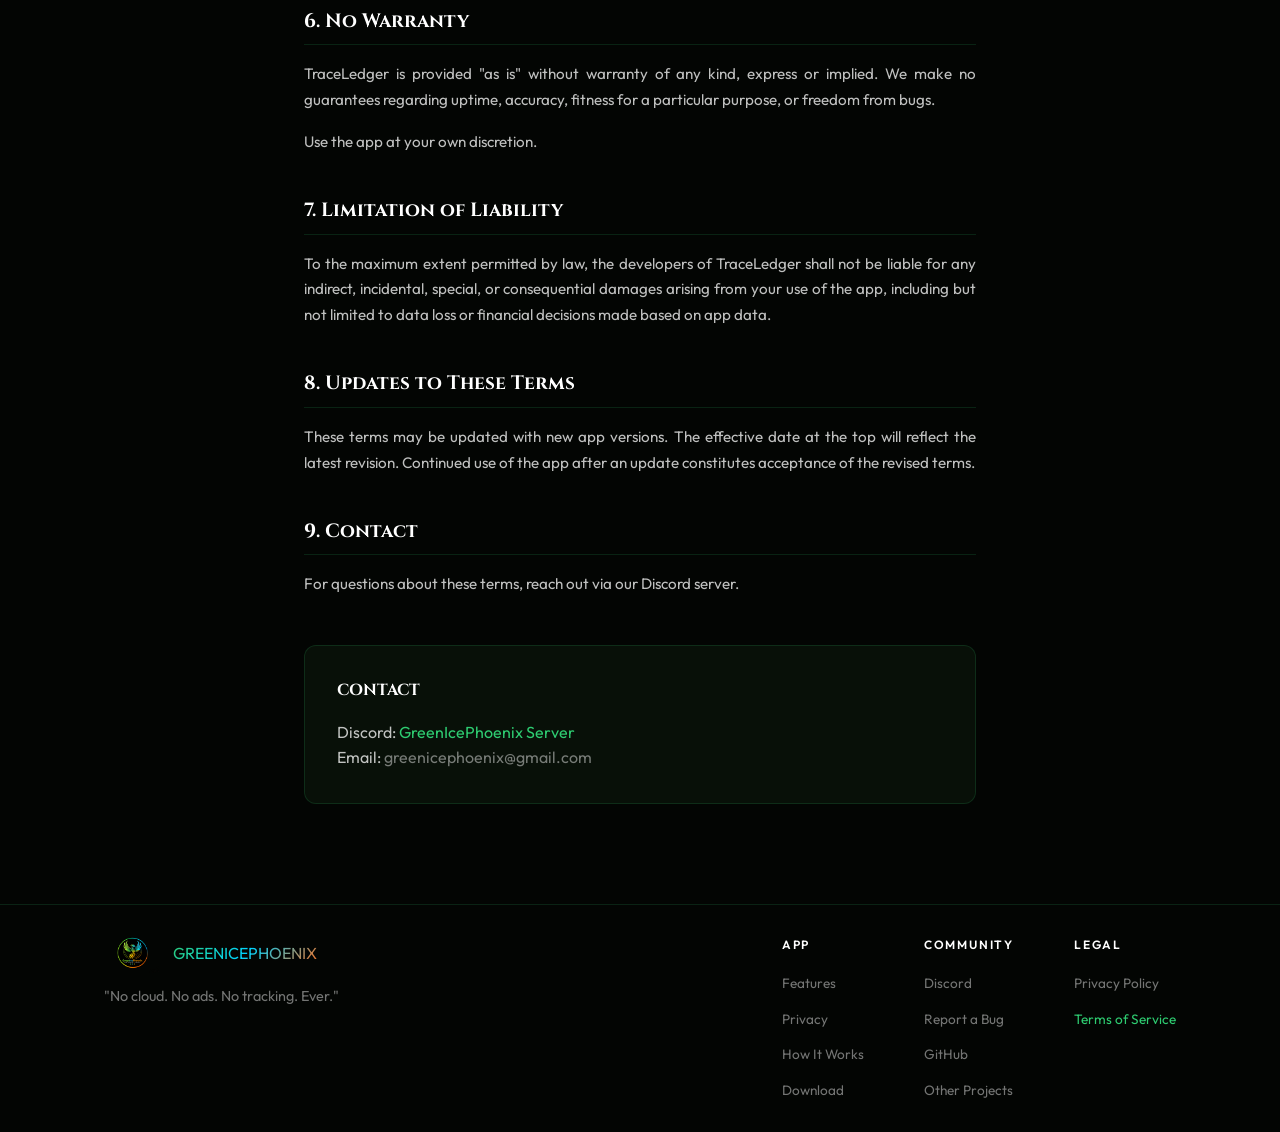
<file: Docs/terms.html>
<!DOCTYPE html>
<html lang="en" data-theme="dark">
<head>
  <meta charset="UTF-8">
  <meta name="viewport" content="width=device-width, initial-scale=1.0">
  
  <title>Terms of Use — TraceLedger</title>
  <meta name="description" content="TraceLedger terms of use. Plain English. No tricks.">
  <meta name="robots" content="noindex, follow">

  <meta name="theme-color" content="#030503">
  <link rel="icon" type="image/jpeg" href="GIP_logo.png">

  <link rel="preconnect" href="https://fonts.googleapis.com">
  <link rel="preconnect" href="https://fonts.gstatic.com" crossorigin>
  <link href="https://fonts.googleapis.com/css2?family=Cinzel:wght@600;700;900&family=Outfit:wght@300;400;500;600&family=Share+Tech+Mono&display=swap" rel="stylesheet">

  <link rel="stylesheet" href="tl-style.css">

  <style>
    /* ═══════════════════════════════════════════════════
       TRACELEDGER — VINES (EARTH) + SOVEREIGN VIOLET THEME
    ═══════════════════════════════════════════════════ */
    :root {
      --bg-deep:        #030503;
      --bg-surface:     #081008;
      --bg-glass:       rgba(8, 16, 8, 0.7);
      --border-dim:     rgba(46, 204, 113, 0.15);
      --border-hover:   rgba(46, 204, 113, 0.35);
      
      --accent:         #2ECC71; /* Emerald/Vines */
      --accent-dim:     rgba(46, 204, 113, 0.12);
      --emerald: #2ECC71;
      --cryo: #00D4FF;
      --ember: #FF6B1A;
      --violet:         #7C4DFF; /* Sovereign Violet */
      --violet-dim:     rgba(124, 77, 255, 0.2);

      --text-pure:      #FFFFFF;
      --text-mid:       rgba(255,255,255,0.75);
      --text-dim:       rgba(255,255,255,0.45);

      --grad-tri:       linear-gradient(135deg, var(--emerald) 0%, var(--cryo) 50%, var(--ember) 100%);

      --font-display:   'Cinzel', serif;
      --font-body:      'Outfit', sans-serif;
      --font-mono:      'Share Tech Mono', monospace;
    }
  </style>
</head>
<body>

<canvas id="engine-canvas"></canvas>
<div class="noise-overlay"></div>

<nav class="nav" role="navigation" aria-label="Main navigation">
  <div class="nav__inner">
    
    <div class="nav__logos">
      <a href="https://greenicephoenix.pages.dev/" class="nav__logo-brand" aria-label="GreenIcePhoenix Home">
        <img src="GIP_logo.png" alt="G.I.P Icon" style="height: 38px; object-fit: fill; border-radius: 4px;">
        <span class="nav__logo-text brand-text">G.I.P</span>
      </a>
      <div class="nav__logo-app">
        <a href="index.html" style="display: flex; align-items: center; gap: 8px;">
          <span class="nav__logo-text text-accent">TRACELEDGER</span>
        </a>
      </div>
    </div>

    <ul class="nav__links" id="nav-links" role="list">
      <li><a href="index.html#features" class="nav__link">FEATURES</a></li>
      <li><a href="index.html#how" class="nav__link">HOW IT WORKS</a></li>
      <li><a href="index.html#download" class="nav__link">DOWNLOAD</a></li>
    </ul>

    <button class="nav__hamburger" id="hamburger" aria-label="Toggle menu" aria-expanded="false" aria-controls="nav-links">
      <span></span><span></span><span></span>
    </button>
  </div>
</nav>

<main class="policy-page" id="main-content">
  <div class="wrap" style="max-width: 800px;">

    <header class="policy-header reveal">
      <p class="policy-header__label">LEGAL DOCUMENT</p>
      <h1 class="policy-header__title">Terms of Use</h1>
      <p class="policy-header__meta">
        Last updated: March 2026<br>
        Developer: GreenIcePhoenix &nbsp;·&nbsp; Package: com.greenicephoenix.traceledger
      </p>
    </header>

    <div class="policy-highlight reveal">
      <p>
        <strong>By installing and using TraceLedger, you agree to these terms.</strong> They're short, written in plain language, and designed to protect you — not us.
      </p>
    </div>

    <section class="policy-section reveal">
      <h2 class="policy-section__title">1. Acceptance</h2>
      <p>These Terms of Use govern your use of the TraceLedger Android application. If you do not agree with any part of these terms, please uninstall the app.</p>
    </section>

    <section class="policy-section reveal">
      <h2 class="policy-section__title">2. Intended Use</h2>
      <p>TraceLedger is a personal finance management tool intended for personal, non-commercial use. You may use the app to track your own income, expenses, accounts, and budgets.</p>
      <p>You may not use the app for illegal purposes or to store data belonging to others without their consent.</p>
    </section>

    <section class="policy-section reveal">
      <h2 class="policy-section__title">3. Your Data</h2>
      <p>All data you enter into TraceLedger is stored locally on your device. You are solely responsible for the accuracy of the data you enter and for maintaining your own backups.</p>
      <p>We strongly recommend using the JSON export feature regularly to back up your data. We are not liable for data loss caused by uninstalling the app, device failure, or any other circumstance.</p>
    </section>

    <section class="policy-section reveal">
      <h2 class="policy-section__title">4. Financial Disclaimer</h2>
      <p>TraceLedger is a personal tracking tool only. It does not provide financial advice, investment recommendations, or tax guidance.</p>
      <p>The figures shown in the app reflect only the data you have entered. Always verify your balances with your actual bank statements. TraceLedger is not a substitute for professional financial advice.</p>
    </section>

    <section class="policy-section reveal">
      <h2 class="policy-section__title">5. Intellectual Property</h2>
      <p>TraceLedger and all associated source code, design, and assets are the intellectual property of the developer. All rights are reserved.</p>
      <p>The app is provided to you as a compiled binary for personal use. You may not decompile, reverse-engineer, modify, or redistribute the app or any part of it without explicit written permission from the developer.</p>
      <p>You may not create derivative works based on TraceLedger or use its name, branding, or design in other projects without permission.</p>
    </section>

    <section class="policy-section reveal">
      <h2 class="policy-section__title">6. No Warranty</h2>
      <p>TraceLedger is provided "as is" without warranty of any kind, express or implied. We make no guarantees regarding uptime, accuracy, fitness for a particular purpose, or freedom from bugs.</p>
      <p>Use the app at your own discretion.</p>
    </section>

    <section class="policy-section reveal">
      <h2 class="policy-section__title">7. Limitation of Liability</h2>
      <p>To the maximum extent permitted by law, the developers of TraceLedger shall not be liable for any indirect, incidental, special, or consequential damages arising from your use of the app, including but not limited to data loss or financial decisions made based on app data.</p>
    </section>

    <section class="policy-section reveal">
      <h2 class="policy-section__title">8. Updates to These Terms</h2>
      <p>These terms may be updated with new app versions. The effective date at the top will reflect the latest revision. Continued use of the app after an update constitutes acceptance of the revised terms.</p>
    </section>

    <section class="policy-section reveal">
      <h2 class="policy-section__title">9. Contact</h2>
      <p>For questions about these terms, reach out via our Discord server.</p>
    </section>

    <div class="policy-contact reveal">
      <h2 class="policy-contact__title">CONTACT</h2>
      <p>
        Discord: <a href="https://discord.gg/WguVY8wmzT" target="_blank" style="color: var(--accent);">GreenIcePhoenix Server</a><br>
        Email: <a href="mailto:greenicephoenix@gmail.com" style="color: var(--text-dim); text-decoration: none;">greenicephoenix@gmail.com</a>
      </p>
    </div>

  </div>
</main>

<footer class="footer">
  <div class="wrap">
    <div class="footer__inner">
      
      <div class="footer__brand">
        <div class="footer__logo">
          <img src="GIP_logo.png" alt="Brand Icon" style="height:38px; object-fit:fill; border-radius: 4px;">
          <span class="footer__logo-text brand-text">GREENICEPHOENIX</span>
        </div>
        <p class="footer__tagline">"No cloud. No ads. No tracking. Ever."</p>
      </div>

      <div class="footer__links">
        <div>
          <p class="footer__col-title">APP</p>
          <ul class="footer__col-links">
            <li><a href="index.html#features" class="footer__col-link">Features</a></li>
            <li><a href="index.html#privacy" class="footer__col-link">Privacy</a></li>
            <li><a href="index.html#how" class="footer__col-link">How It Works</a></li>
            <li><a href="index.html#download" class="footer__col-link">Download</a></li>
          </ul>
        </div>
        <div>
          <p class="footer__col-title">COMMUNITY</p>
          <ul class="footer__col-links">
            <li><a href="https://discord.gg/WguVY8wmzT" class="footer__col-link" target="_blank">Discord</a></li>
            <li><a href="https://discord.gg/WguVY8wmzT" class="footer__col-link" target="_blank">Report a Bug</a></li>
            <li><a href="https://github.com/GreenIcePhoenix/TraceLedger/" class="footer__col-link" target="_blank">GitHub</a></li>
            <li><a href="https://greenicephoenix.pages.dev/" class="footer__col-link" target="_blank" rel="noopener noreferrer">Other Projects</a></li>
          </ul>
        </div>
        <div>
          <p class="footer__col-title">LEGAL</p>
          <ul class="footer__col-links">
            <li><a href="privacy.html" class="footer__col-link">Privacy Policy</a></li>
            <li><a href="terms.html" class="footer__col-link" style="color: var(--accent);">Terms of Service</a></li>
          </ul>
        </div>
      </div>
    </div>
  </div>
</footer>

<script>
  const hamburger = document.getElementById('hamburger');
  const navLinks = document.getElementById('nav-links');
  hamburger.addEventListener('click', () => {
    const isOpen = navLinks.classList.toggle('open');
    hamburger.setAttribute('aria-expanded', isOpen.toString());
  });

  const observer = new IntersectionObserver((entries) => {
    entries.forEach(entry => {
      if (entry.isIntersecting) {
        entry.target.classList.add('visible');
        observer.unobserve(entry.target);
      }
    });
  }, { threshold: 0.1, rootMargin: '0px 0px -50px 0px' });
  document.querySelectorAll('.reveal').forEach(el => observer.observe(el));

  const canvas = document.getElementById('engine-canvas');
  const ctx = canvas.getContext('2d');
  
  const isMobile = window.innerWidth < 768;
  if (isMobile) {
    canvas.style.display = 'none';
  } else {
    let w, h;
    function resize() { w = canvas.width = window.innerWidth; h = canvas.height = window.innerHeight; }
    window.addEventListener('resize', resize);
    resize();

    const nodes = [];
    const numNodes = Math.min(80, Math.floor((w * h) / 15000));

    for (let i = 0; i < numNodes; i++) {
      const rand = Math.random();
      let colorStr = 'rgba(46,204,113,'; // Vines Emerald
      if (rand > 0.90) colorStr = 'rgba(124,77,255,'; // Sovereign Violet
      else if (rand > 0.70) colorStr = 'rgba(139,195,74,'; // Earthy Green

      nodes.push({
        x: Math.random() * w, y: Math.random() * h,
        vx: (Math.random() - 0.5) * 0.4, vy: (Math.random() - 0.5) * 0.4,
        r: Math.random() * 2 + 1,
        color: colorStr,
        isVineLeaf: Math.random() > 0.6 
      });
    }

    let isVisible = true;
    document.addEventListener("visibilitychange", () => { isVisible = !document.hidden; });

    function draw() {
      if (!isVisible) { requestAnimationFrame(draw); return; } 

      ctx.clearRect(0, 0, w, h);
      
      nodes.forEach(n => {
        if (n.isVineLeaf) {
          n.y += (Math.random() * 0.8 + 0.3);
          n.x += Math.sin(n.y * 0.03) * 0.7;
          if (n.y > h + 10) { n.y = -10; n.x = Math.random() * w; }
        } else {
          n.x += n.vx; n.y += n.vy;
          if (n.x < 0 || n.x > w) n.vx *= -1;
          if (n.y < 0 || n.y > h) n.vy *= -1;
        }

        ctx.beginPath();
        ctx.arc(n.x, n.y, n.r, 0, Math.PI * 2);
        ctx.fillStyle = n.color + (n.isVineLeaf ? '0.7)' : '0.4)');
        ctx.fill();
        
        if (!n.isVineLeaf) {
          nodes.forEach(n2 => {
            if (!n2.isVineLeaf) {
              const dist = Math.hypot(n.x - n2.x, n.y - n2.y);
              if (dist < 120) {
                ctx.beginPath();
                ctx.moveTo(n.x, n.y);
                ctx.lineTo(n2.x, n2.y);
                ctx.strokeStyle = `rgba(124, 77, 255, ${0.15 * (1 - dist/120)})`; 
                ctx.stroke();
              }
            }
          });
        }
      });
      requestAnimationFrame(draw);
    }
    draw();
  }
</script>
</body>
</html>
</file>
<file: Docs/tl-style.css>
/* ── RESET & BASE ─────────────────────────────── */
*, *::before, *::after { box-sizing: border-box; margin: 0; padding: 0; }
html { scroll-behavior: smooth; }
body {
  background: var(--bg-deep); color: var(--text-mid);
  font-family: var(--font-body); line-height: 1.6;
  overflow-x: hidden; cursor: default; 
}
a, button { cursor: pointer; text-decoration: none; color: inherit; }

@media (prefers-reduced-motion: reduce) {
  *, *::before, *::after { animation-duration: 0.01ms !important; transition-duration: 0.01ms !important; scroll-behavior: auto !important; }
}

.brand-text {
  background: var(--grad-tri); -webkit-background-clip: text; -webkit-text-fill-color: transparent;
  background-clip: text; display: inline-block; font-weight: inherit;
}
.text-accent { color: var(--accent); }
.text-violet { color: var(--accent); }

/* ── BACKGROUND SYSTEMS ───────────────────────── */
#engine-canvas { position: fixed; inset: 0; z-index: 0; pointer-events: none; opacity: 0.5; }
.noise-overlay {
  position: fixed; inset: 0; z-index: 1; pointer-events: none; opacity: 0.04;
  background-image: url("data:image/svg+xml,%3Csvg viewBox='0 0 256 256' xmlns='http://www.w3.org/2000/svg'%3E%3Cfilter id='n'%3E%3CfeTurbulence type='fractalNoise' baseFrequency='0.8' numOctaves='3' stitchTiles='stitch'/%3E%3C/filter%3E%3Crect width='100%25' height='100%25' filter='url(%23n)'/%3E%3C/svg%3E");
}

/* ── LAYOUT ───────────────────────────────────── */
.wrap { max-width: 1200px; margin: 0 auto; padding: 0 5vw; position: relative; z-index: 5; }
.section { padding: 120px 0; }
.section-header { text-align: center; margin-bottom: 4rem; }
.section-label { font-size: 0.75rem; letter-spacing: 0.2em; text-transform: uppercase; color: var(--accent); margin-bottom: 1rem; display: block; font-weight: 600;}
.section-title { font-family: var(--font-display); font-size: clamp(2rem, 4vw, 3.5rem); margin-bottom: 1rem; color: var(--text-pure); line-height: 1.1;}
.section-subtitle { font-size: 1.1rem; max-width: 600px; margin: 0 auto; color: var(--text-mid); }

/* ── NAVIGATION ───────────────────────────────── */
.nav {
  position: fixed; top: 0; left: 0; right: 0; height: 70px; z-index: 100;
  background: rgba(3,5,3,0.85); backdrop-filter: blur(16px);
  border-bottom: 1px solid var(--border-dim); transition: 0.3s;
}
.nav__inner { display: flex; align-items: center; justify-content: space-between; height: 100%; max-width: 1200px; margin: 0 auto; padding: 0 5vw; }

.nav__logos { display: flex; align-items: center; gap: 16px; }
.nav__logo-brand { display: flex; align-items: center; gap: 8px; border-right: 1px solid var(--border-dim); padding-right: 16px;}
.nav__logo-app { display: flex; align-items: center; gap: 8px; }
.nav__logo-text { font-family: var(--font-display); font-size: 1rem; font-weight: 700; letter-spacing: 0.1em; color: var(--text-pure); }

.nav__links { display: flex; gap: 32px; align-items: center; list-style: none; }
.nav__link { font-size: 0.8rem; letter-spacing: 0.15em; text-transform: uppercase; color: var(--text-dim); transition: 0.3s; }
.nav__link:hover { color: var(--accent); }
.nav__cta {
  font-size: 0.75rem; letter-spacing: 0.1em; text-transform: uppercase; color: #fff;
  background: var(--accent); padding: 8px 16px; border-radius: 4px; font-weight: 600; transition: 0.3s;
}
.nav__cta:hover { background: var(--accent); color: #000; box-shadow: 0 0 15px var(--accent-dim); }

.nav__hamburger { display: none; flex-direction: column; gap: 5px; background: none; border: none; padding: 8px; cursor: pointer; }
.nav__hamburger span { display: block; width: 24px; height: 2px; background: var(--text-pure); border-radius: 2px; }

@media (max-width: 768px) {
  .nav__links {
    position: fixed; top: 70px; left: 0; right: 0; background: var(--bg-surface);
    flex-direction: column; padding: 2rem; gap: 2rem; border-bottom: 1px solid var(--border-dim);
    clip-path: polygon(0 0, 100% 0, 100% 0, 0 0); transition: clip-path 0.4s ease;
  }
  .nav__links.open { clip-path: polygon(0 0, 100% 0, 100% 100%, 0 100%); }
  .nav__hamburger { display: flex; }
  .nav__logo-brand { border-right: none; padding-right: 0; }
  .nav__logo-brand span { display: none; }
}

/* ── BUTTONS ──────────────────────────────────── */
.btn {
  display: inline-flex; align-items: center; justify-content: center; gap: 8px; padding: 14px 28px;
  font-family: var(--font-body); font-size: 0.85rem; font-weight: 600; letter-spacing: 0.1em;
  text-transform: uppercase; border-radius: 6px; transition: 0.3s;
}
.btn--primary { background: var(--accent); color: #fff; border: 1px solid var(--accent); }
.btn--primary:hover { background: transparent; color: var(--accent); box-shadow: 0 0 20px var(--accent-dim); }
.btn--ghost { background: transparent; border: 1px solid var(--border-dim); color: var(--text-mid); }
.btn--ghost:hover { border-color: var(--accent); color: var(--accent); }

/* ── HERO SECTION ─────────────────────────────── */
.hero { min-height: 100vh; display: flex; align-items: center; padding-top: 70px; position: relative; }
.hero__inner { display: grid; grid-template-columns: 1fr 1fr; gap: 4rem; align-items: center; width: 100%; }

.badge {
  display: inline-flex; align-items: center; gap: 8px; padding: 6px 14px;
  border: 1px solid var(--border-dim); border-radius: 100px;
  font-size: 0.7rem; letter-spacing: 0.15em; color: var(--text-dim); background: rgba(255,255,255,0.02);
  margin: 0.5rem; text-transform: uppercase; font-weight: 600;
}
.badge .dot { width: 6px; height: 6px; border-radius: 50%; background: var(--accent); animation: pulse-dot 2s infinite; }
@keyframes pulse-dot { 0%, 100% { opacity: 1; transform: scale(1); } 50% { opacity: 0.5; transform: scale(0.8); } }

.hero__void-symbol { display: block; font-family: var(--font-display); font-size: clamp(3rem, 8vw, 6rem); line-height: 1; color: var(--border-hover); margin-bottom: 1rem; }
.hero__title { font-family: var(--font-display); font-size: clamp(2.5rem, 5vw, 4.5rem); color: var(--text-pure); line-height: 1.1; margin-bottom: 1.5rem; }
.hero__tagline { font-size: 1.1rem; color: var(--text-mid); margin-bottom: 2.5rem; max-width: 480px; }
.hero__actions { display: flex; gap: 1rem; flex-wrap: wrap; margin-bottom: 3rem; }

.hero__stats { display: flex; gap: 2rem; flex-wrap: wrap; padding-top: 2rem; border-top: 1px solid var(--border-dim); }
.hero__stat-value { font-family: var(--font-display); font-size: 1.5rem; color: var(--text-pure); font-weight: 700; }
.hero__stat-label { font-size: 0.75rem; color: var(--text-dim); text-transform: uppercase; letter-spacing: 0.1em; }

/* CSS Phone Mockup ────────────────────────────── */
.hero__visual { display: flex; justify-content: center; }
.phone-mockup {
  width: 270px; height: 540px; border: 8px solid #222; border-radius: 36px;
  background: #11111A; position: relative; overflow: hidden;
  box-shadow: 0 0 50px var(--accent-dim), 0 20px 40px rgba(0,0,0,0.8);
  transform: perspective(1000px) rotateY(-10deg) rotateX(5deg);
  transition: transform 0.5s ease;
}
.phone-mockup:hover { transform: perspective(1000px) rotateY(-2deg) rotateX(2deg); }

.phone-mockup__notch { position: absolute; top: 0; left: 50%; transform: translateX(-50%); width: 100px; height: 25px; background: #222; border-radius: 0 0 12px 12px; z-index: 10;}
.phone-mockup__status { display: flex; justify-content: space-between; padding: 12px 20px 8px; font-size: 0.6rem; color: rgba(255,255,255,0.7); position: absolute; top: 0; left:0; right:0; z-index: 5;}

/* TraceLedger App UI Styles */
.phone-mockup__content { height: 100%; overflow-y: auto; background: #11111A; border-radius: 28px; padding-top: 40px; }
.phone-mockup__content::-webkit-scrollbar { display: none; }

.tl-app { padding: 0 12px 80px 12px; font-family: 'Outfit', sans-serif; }
.tl-header { margin-bottom: 12px; }
.tl-header h1 { font-family: 'Cinzel', serif; font-size: 1.2rem; color: #fff; line-height: 1.2; letter-spacing: 0.05em; }
.tl-header p { font-size: 0.65rem; color: #888899; margin-top: 2px; }

.tl-card { background: #1A1A24; border-radius: 12px; padding: 12px; margin-bottom: 12px; font-size: 0.75rem; color: #fff; }
.tl-label { font-size: 0.55rem; color: #888899; text-transform: uppercase; letter-spacing: 0.05em; margin-bottom: 8px; }
.tl-balance { font-family: 'Share Tech Mono', monospace; font-size: 1.6rem; letter-spacing: 2px; margin-bottom: 12px; }
.tl-net { font-size: 1.1rem; color: #2ECC71; font-weight: 600; }
.tl-row { display: flex; align-items: center; }
.tl-space-between { display: flex; justify-content: space-between; align-items: center; }

.tl-green { color: #2ECC71; }
.tl-red { color: #E53935; }

.tl-flex-center { display: flex; justify-content: center; align-items: center; gap: 8px; color: #888899; }
.tl-section-title { font-size: 0.55rem; color: #888899; text-transform: uppercase; letter-spacing: 0.05em; margin: 16px 4px 8px 4px; }
.tl-violet-text { color: #7C4DFF; text-transform: none; }

.tl-accounts-row { display: flex; gap: 8px; overflow-x: auto; padding-bottom: 4px; margin-bottom: 12px; }
.tl-accounts-row::-webkit-scrollbar { display: none; }
.tl-account-card { background: #1A1A24; border-radius: 12px; padding: 12px; min-width: 120px; flex: 1; display: flex; flex-direction: column; justify-content: center;}
.tl-account-card.add-btn { min-width: 90px; }
.tl-acc-bal { font-size: 0.95rem; margin-top: 12px; margin-bottom: 8px; color: #fff; }
.tl-progress-bar { height: 2px; background: #E53935; width: 80%; border-radius: 2px; }

.tl-recent-list { padding: 8px 12px; }
.tl-recent-item { display: flex; align-items: center; justify-content: space-between; padding: 10px 0; border-bottom: 1px solid rgba(255,255,255,0.05); }
.tl-recent-item:last-child { border-bottom: none; padding-bottom: 0; }
.tl-dot { width: 6px; height: 6px; border-radius: 50%; margin-right: 12px; flex-shrink: 0;}
.tl-dot-violet { background: #7C4DFF; }
.tl-dot-green { background: #2ECC71; }
.tl-recent-info { flex: 1; }
.tl-recent-title { font-size: 0.75rem; color: #fff; line-height: 1.2; }
.tl-recent-sub { font-size: 0.55rem; color: #888899; }
.tl-recent-amount { text-align: right; }

/* ── SVG Bottom Nav ── */
.tl-bottom-nav { 
  position: absolute; bottom: 0; left: 0; right: 0; 
  background: #11111A; 
  display: flex; justify-content: space-between; align-items: center; 
  padding: 10px 8px 20px 8px; 
  border-top: 1px solid rgba(255,255,255,0.03); 
  z-index: 10;
}
.tl-nav-item {
  flex: 1;
  display: flex;
  justify-content: center;
  align-items: center;
}
.tl-nav-icon { 
  display: flex; align-items: center; justify-content: center; 
  color: #888899; opacity: 0.7;
}
.tl-nav-icon svg { width: 20px; height: 20px; fill: currentColor; }

.tl-nav-active { 
  background: rgba(124, 77, 255, 0.15); 
  color: #7C4DFF; 
  width: 48px; height: 28px; 
  border-radius: 14px; 
  opacity: 1;
  display: flex; align-items: center; justify-content: center;
}
.tl-nav-active svg { width: 18px; height: 18px; fill: currentColor; }

.tl-fab { 
  width: 48px; height: 48px; 
  background: #7C4DFF; 
  border-radius: 50%; 
  display: flex; justify-content: center; align-items: center; 
  margin-top: -24px; 
  box-shadow: 0 4px 15px rgba(124, 77, 255, 0.4); 
}
.tl-fab svg { width: 22px; height: 22px; fill: #fff; }

.tl-gesture-bar {
  position: absolute; bottom: 6px; left: 50%; transform: translateX(-50%);
  width: 100px; height: 3px; background: rgba(255,255,255,0.8); border-radius: 3px;
}

/* ── FEATURES GRID ── */
.features__grid { display: grid; grid-template-columns: repeat(auto-fit, minmax(260px, 1fr)); gap: 20px; }
.feature-card {
  background: var(--bg-glass); border: 1px solid var(--border-dim); border-radius: 12px;
  padding: 2rem; transition: 0.3s; position: relative; overflow: hidden;
}
.feature-card:hover { border-color: var(--border-hover); transform: translateY(-4px); box-shadow: 0 10px 30px rgba(0,0,0,0.5); }
.feature-card--highlighted { border-left: 2px solid var(--accent); }
.feature-card::before {content: '';position: absolute;top: 0;left: 0;right: 0;height: 2px;background: linear-gradient(90deg, transparent, var(--accent), transparent);opacity: 0;transition: opacity 250ms ease;}
.feature-card:hover::before {opacity: 0.6;}
.feature-card--wide { grid-column: span 2; }
@media (max-width: 900px) { .feature-card--wide { grid-column: span 1; } }

.feature-card__icon {
  width: 40px; height: 40px; border-radius: 8px; background: var(--accent-dim); color: var(--accent);
  display: flex; align-items: center; justify-content: center; font-size: 1.2rem; margin-bottom: 1rem;
  border: 1px solid rgba(46, 204, 113, 0.3);
}
.feature-card__title { font-family: var(--font-display); font-size: 1.1rem; color: var(--text-pure); margin-bottom: 0.6rem; letter-spacing: 0.05em; }
.feature-card__desc { font-size: 0.85rem; color: var(--text-mid); line-height: 1.6; }

/* ── PROMISE GRID ─────────────────────────────── */
.promise__grid { display: grid; grid-template-columns: repeat(auto-fit, minmax(220px, 1fr)); gap: 1.5rem; margin-top: 3rem; }
.promise__item { padding: 2rem; border: 1px solid var(--border-dim); border-radius: 12px; background: var(--bg-surface); text-align: center; transition: 0.3s; }
.promise__item:hover { border-color: var(--accent); transform: translateY(-4px); box-shadow: 0 10px 30px var(--accent-dim); }
.promise__icon { font-size: 2rem; margin-bottom: 1rem; color: var(--text-pure); }
.promise__title { font-family: var(--font-display); font-size: 1.1rem; color: var(--text-pure); margin-bottom: 0.5rem; letter-spacing: 0.05em; }
.promise__desc { font-size: 0.85rem; color: var(--text-mid); }

/* ── DOWNLOAD & GUIDE ────────────── */
.download__inner { text-align: center; max-width: 800px; margin: 0 auto; }
.download__actions { display: flex; justify-content: center; gap: 1rem; flex-wrap: wrap; margin-bottom: 1.5rem; }
.download__note { font-size: 0.8rem; color: var(--text-dim); letter-spacing: 0.05em; }

.install-guide { margin-top: 4rem; text-align: left; background: var(--bg-glass); border: 1px solid var(--border-dim); border-radius: 12px; padding: 2.5rem; }
.install-guide__title { font-family: var(--font-display); font-size: 1.2rem; color: var(--text-pure); margin-bottom: 1.5rem; text-align: center; letter-spacing: 0.1em; }
.install-steps { list-style: none; display: flex; flex-direction: column; gap: 1rem;}
.install-step { display: flex; gap: 16px; padding: 1rem; background: var(--bg-surface); border: 1px solid var(--border-dim); border-radius: 8px;}
.install-step__num { font-family: var(--font-mono); font-size: 1.2rem; color: var(--accent); font-weight: 700; line-height: 1;}
.install-step__body h4 { font-family: var(--font-display); font-size: 1rem; color: var(--text-pure); margin-bottom: 4px; letter-spacing: 0.05em;}
.install-step__body p { font-size: 0.85rem; color: var(--text-mid); line-height: 1.5; margin: 0;}

.explore-link {
  display: inline-flex;
  align-items: center;
  gap: 0.6rem;
  padding: 0.9rem 1.2rem;
  border: 1px solid var(--border-dim);
  border-radius: 14px;
  background: rgba(46, 204, 113, 0.05);
  text-decoration: none;
  transition: border-color 0.2s ease, background 0.2s ease;
}
.explore-link:hover {
  border-color: var(--border-hover);
  background: rgba(46, 204, 113, 0.08);
}
.explore-link__text {
  color: var(--text-mid);
  font-size: 0.95rem;
  line-height: 1.4;
  font-weight: 400;
}
.explore-link__brand {
  color: var(--accent);
  font-weight: 600;
}

/* ── FOOTER ──────────────────────── */
.footer { border-top: 1px solid var(--border-dim); padding: 30px 0px; background: var(--bg-deep); position: relative; z-index: 5;}
.footer__inner { display: flex; flex-wrap: wrap; justify-content: space-between; gap: 40px; }
.footer__brand { max-width: 300px; }
.footer__logo { display: flex; align-items: center; gap: 12px; margin-bottom: 12px; }
.footer__tagline { font-size: 0.9rem; color: var(--text-dim); }

.footer__links { display: flex; gap: 60px; flex-wrap: wrap;}
.footer__col-title { font-size: 0.75rem; letter-spacing: 0.15em; color: var(--text-pure); text-transform: uppercase; margin-bottom: 16px; font-weight: 600; }
.footer__col-links { display: flex; flex-direction: column; gap: 10px; list-style: none; }
.footer__col-link { font-size: 0.85rem; color: var(--text-dim); transition: 0.3s; }
.footer__col-link:hover { color: var(--accent); }

/* ── LEGAL PAGES (Privacy & Terms) ────────────── */
.policy-page { padding-top: 120px; padding-bottom: 100px; position: relative; z-index: 5; }
.policy-header { margin-bottom: 3rem; padding-bottom: 2rem; border-bottom: 1px solid var(--border-dim); text-align: center;}
.policy-header__label { font-size: 0.75rem; letter-spacing: 0.2em; color: var(--accent); margin-bottom: 1rem; display: block;}
.policy-header__title { font-family: var(--font-display); font-size: 2.5rem; color: var(--text-pure); margin-bottom: 1rem;}
.policy-header__meta { font-size: 0.85rem; color: var(--text-dim); }

.policy-highlight { padding: 1.5rem; border-left: 3px solid var(--accent); background: var(--accent-dim); border-radius: 0 8px 8px 0; margin-bottom: 3rem; }
.policy-highlight p { color: var(--text-pure); font-size: 0.95rem; margin: 0; }

.policy-section { margin-bottom: 2.5rem; }
.policy-section__title { font-family: var(--font-display); font-size: 1.2rem; color: var(--text-pure); margin-bottom: 1rem; border-bottom: 1px solid var(--border-dim); padding-bottom: 0.5rem;}
.policy-section p { text-align: justify; font-size: 0.95rem; line-height: 1.7; margin-bottom: 1rem; color: var(--text-mid); }
.policy-section ul { margin: 0 0 1rem 1.5rem; color: var(--text-mid); font-size: 0.95rem;}
.policy-section li { margin-bottom: 0.5rem; }

.policy-contact { margin-top: 3rem; padding: 2rem; background: var(--bg-surface); border: 1px solid var(--border-dim); border-radius: 12px; }
.policy-contact__title { font-family: var(--font-display); font-size: 1rem; color: var(--text-pure); margin-bottom: 1rem; }

/* ── UTILITIES & MOBILE ───────────────────────── */
.reveal { opacity: 0; transform: translateY(30px); transition: all 0.8s ease-out; }
.reveal.visible { opacity: 1; transform: translateY(0); }

/* ── UTILITIES & MOBILE ───────────────────────── */
.reveal { opacity: 0; transform: translateY(30px); transition: all 0.8s ease-out; }
.reveal.visible { opacity: 1; transform: translateY(0); }

@media (max-width: 900px) {
  .hero__inner { grid-template-columns: 1fr; text-align: center; }
  .hero__stats { justify-content: center; }
  .hero__actions { justify-content: center; }
  .hero__visual { order: -1; margin-bottom: 2rem; }
}
@media (max-width: 640px) {
  .section { padding: 80px 0; }
  .install-guide { padding: 1.5rem; }
  .footer__inner { flex-direction: column; gap: 30px;}
}
</file>
